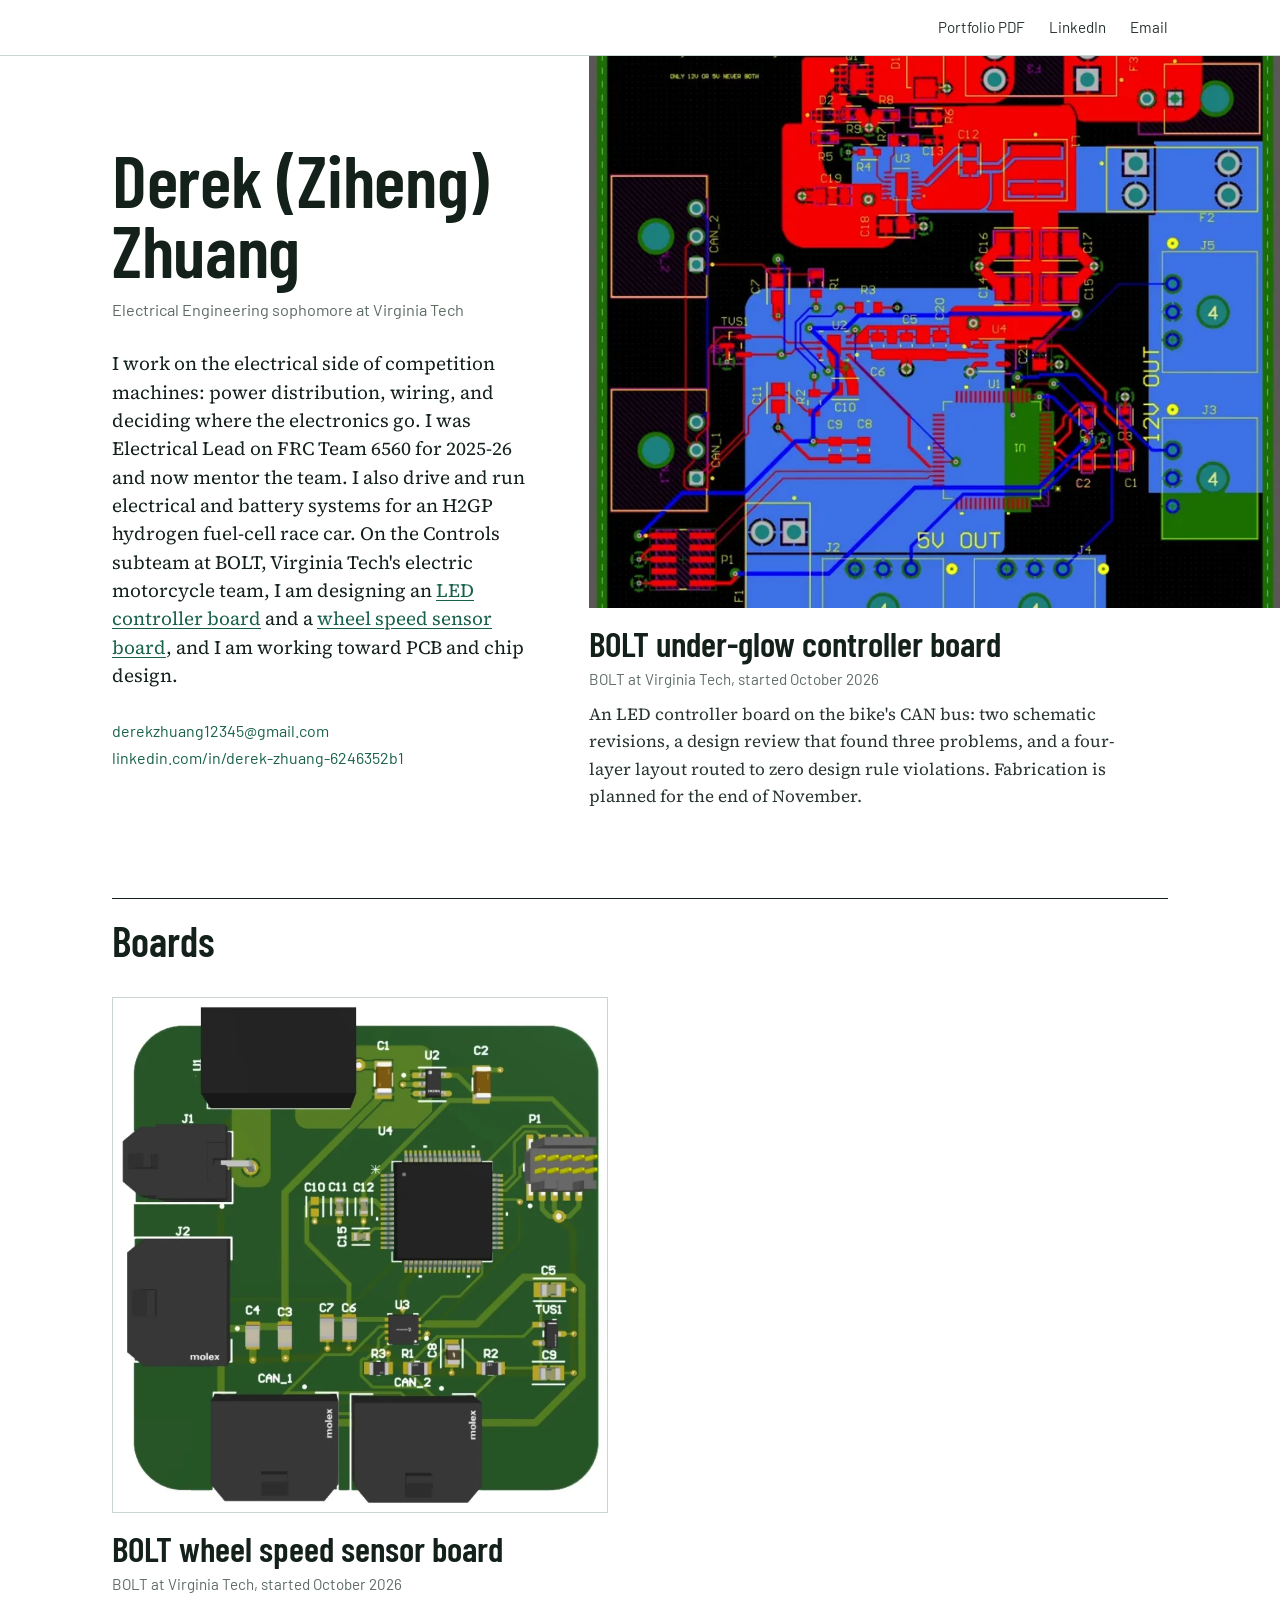
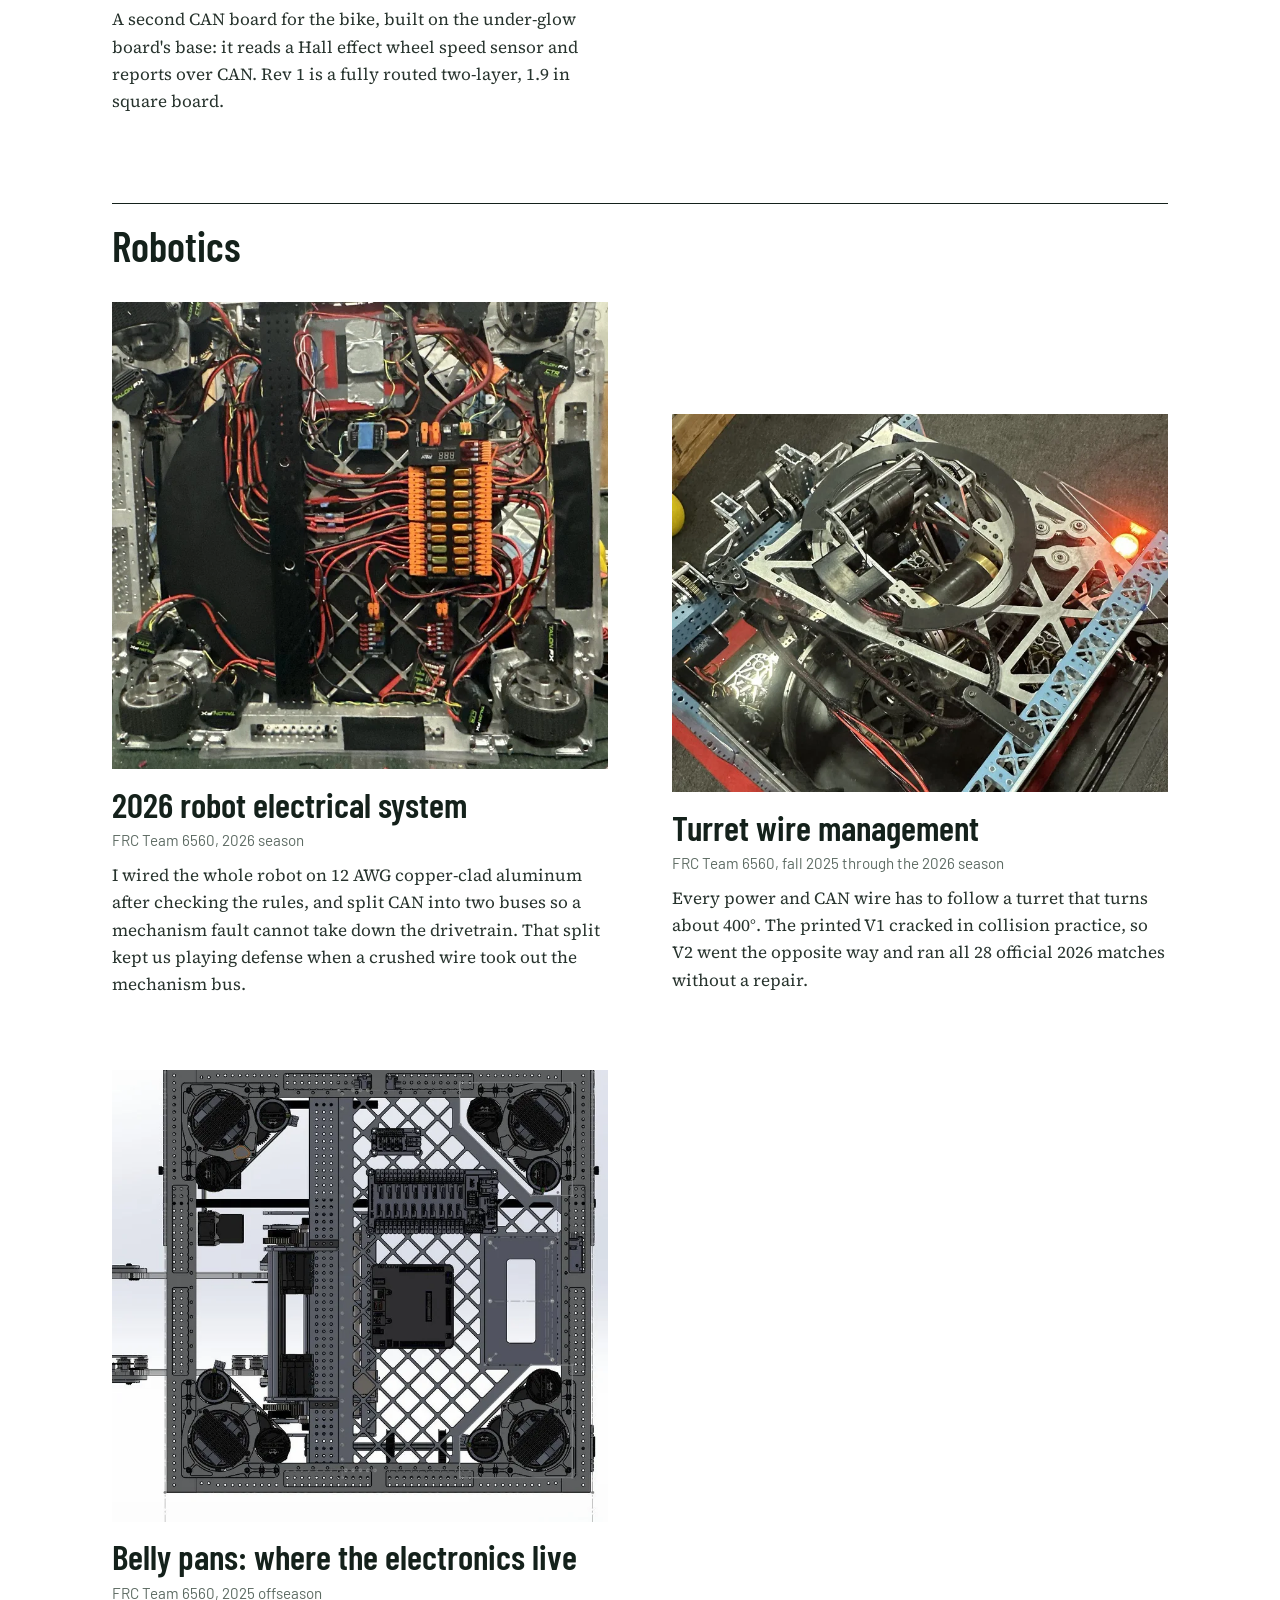
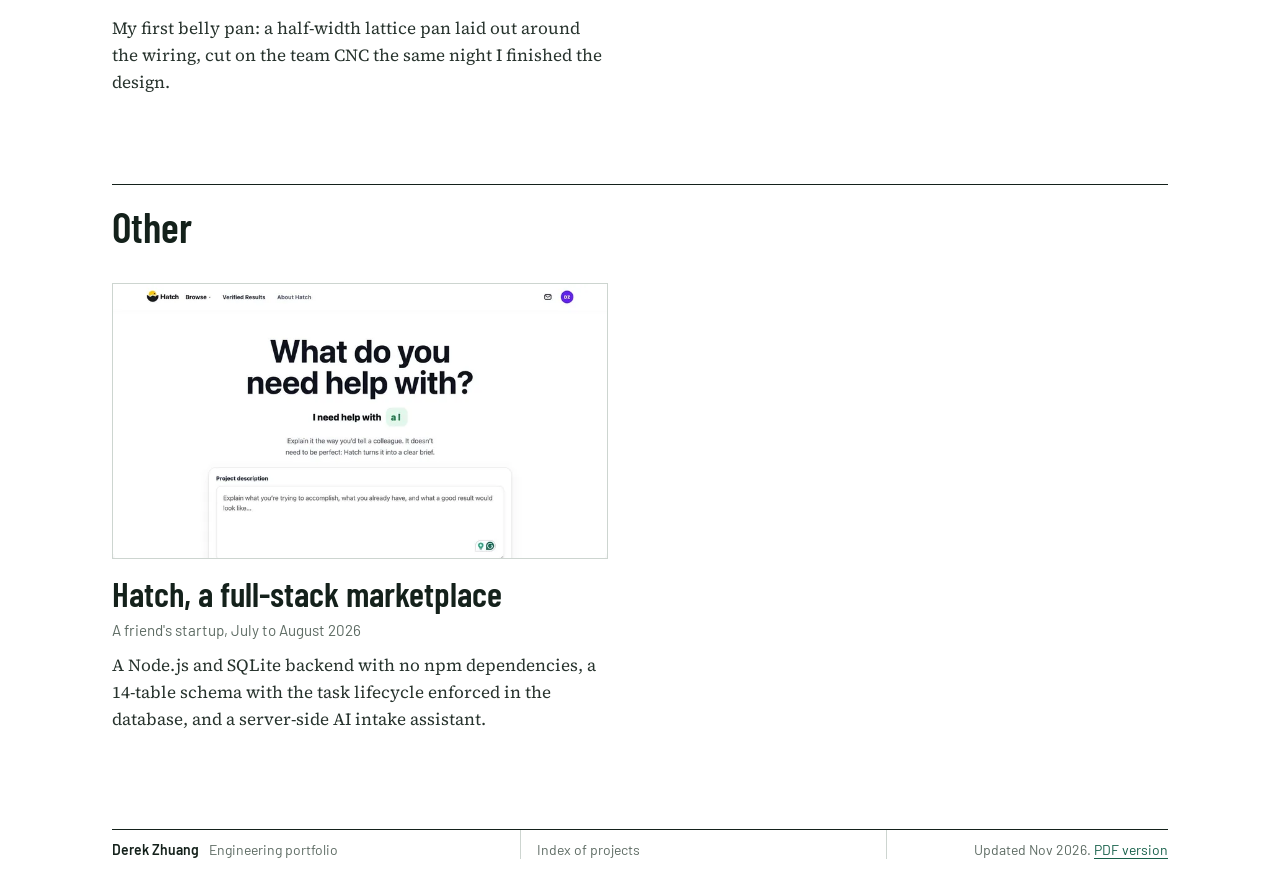
<file: docs/index.html>
<!doctype html>
<html lang="en">
<head>
<meta charset="utf-8">
<meta name="viewport" content="width=device-width, initial-scale=1">
<title>Derek (Ziheng) Zhuang</title>
<meta name="description" content="Engineering portfolio of Derek Zhuang, electrical engineering student at Virginia Tech: robot electrical systems, PCB design, and wire management.">
<meta property="og:title" content="Derek (Ziheng) Zhuang">
<meta property="og:description" content="Engineering portfolio of Derek Zhuang, electrical engineering student at Virginia Tech: robot electrical systems, PCB design, and wire management.">
<meta property="og:image" content="https://derekzhuang.github.io/assets/img/b_layout.jpg">
<link rel="icon" href="assets/favicon.svg" type="image/svg+xml">
<link rel="stylesheet" href="assets/css/site.css">
</head>
<body>
<a class="skip" href="#main">Skip to content</a>
<header class="site-head home"><div class="in">
  <nav aria-label="Site">
    <a href="https://drive.google.com/file/d/1knBHxL6q7wfWigkeNkA8Oi-ZfvWAPpQj/view">Portfolio PDF</a>
    <a href="https://www.linkedin.com/in/derek-zhuang-6246352b1">LinkedIn</a>
    <a href="mailto:derekzhuang12345@gmail.com">Email</a>
  </nav>
</div></header>
<main id="main">
<div class="wrap">
<section class="hero">
  <div class="who">
    <h1 class="display">Derek (Ziheng) Zhuang</h1>
    <p class="byline">Electrical Engineering sophomore at Virginia Tech</p>
    <div class="prose"><p class="lead">I work on the electrical side of competition machines: power distribution, wiring, and deciding where the electronics go. I was Electrical Lead on FRC Team 6560 for 2025-26 and now mentor the team. I also drive and run electrical and battery systems for an H2GP hydrogen fuel-cell race car. On the Controls subteam at BOLT, Virginia Tech's electric motorcycle team, I am designing an <a href="projects/bolt-underglow.html">LED controller board</a> and a <a href="projects/bolt-wheel-speed.html">wheel speed sensor board</a>, and I am working toward PCB and chip design.</p></div>
    <div class="contact">
      <a href="mailto:derekzhuang12345@gmail.com">derekzhuang12345@gmail.com</a>
      <a href="https://www.linkedin.com/in/derek-zhuang-6246352b1">linkedin.com/in/derek-zhuang-6246352b1</a>
    </div>
  </div>
  <a class="project feature" href="projects/bolt-underglow.html">
    <div class="thumb"><img src="assets/img/b_layout.webp" srcset="assets/img/b_layout-800.webp 800w, assets/img/b_layout.webp 1390w" width="1390" height="1389" alt="Routed four-layer PCB layout of the under-glow board" style="object-position:50% 50%;" sizes="(max-width: 820px) 100vw, 58vw" fetchpriority="high"></div>
    <div class="words">
      <h2>BOLT under-glow controller board</h2>
      <div class="where">BOLT at Virginia Tech, started October 2026</div>
      <p class="sum">An LED controller board on the bike&#x27;s CAN bus: two schematic revisions, a design review that found three problems, and a four-layer layout routed to zero design rule violations. Fabrication is planned for the end of November.</p>
    </div>
  </a>
</section>
<section class="more" id="boards">
  <h2>Boards</h2>
  <ul class="work">
  <li><a class="project" href="projects/bolt-wheel-speed.html">
    <div class="thumb line"><img src="assets/img/w_board.webp" width="940" height="978" alt="3D view of the routed wheel speed board" loading="lazy"></div>
    <div class="words">
      <h3>BOLT wheel speed sensor board</h3>
      <div class="where">BOLT at Virginia Tech, started October 2026</div>
      <p class="sum">A second CAN board for the bike, built on the under-glow board&#x27;s base: it reads a Hall effect wheel speed sensor and reports over CAN. Rev 1 is a fully routed two-layer, 1.9 in square board.</p>
    </div>
  </a></li>
  </ul>
</section>
<section class="more" id="robotics">
  <h2>Robotics</h2>
  <ul class="work">
  <li><a class="project" href="projects/robot-electrical.html">
    <div class="thumb"><img src="assets/img/p1_wiring.webp" srcset="assets/img/p1_wiring-800.webp 800w, assets/img/p1_wiring-1200.webp 1200w, assets/img/p1_wiring.webp 1520w" sizes="(max-width: 600px) 100vw, (max-width: 1100px) 50vw, 640px" width="1520" height="1430" alt="Underside of the 2026 robot with its wiring, power distribution hub and fuse panels" loading="lazy"></div>
    <div class="words">
      <h3>2026 robot electrical system</h3>
      <div class="where">FRC Team 6560, 2026 season</div>
      <p class="sum">I wired the whole robot on 12 AWG copper-clad aluminum after checking the rules, and split CAN into two buses so a mechanism fault cannot take down the drivetrain. That split kept us playing defense when a crushed wire took out the mechanism bus.</p>
    </div>
  </a></li>
  <li><a class="project" href="projects/turret.html">
    <div class="thumb"><img src="assets/img/p2_v2.webp" srcset="assets/img/p2_v2-800.webp 800w, assets/img/p2_v2-1200.webp 1200w, assets/img/p2_v2.webp 1500w" sizes="(max-width: 600px) 100vw, (max-width: 1100px) 50vw, 640px" width="1500" height="1141" alt="Turret on the 2026 robot with the V2 wire routing channel and cable sleeve" loading="lazy"></div>
    <div class="words">
      <h3>Turret wire management</h3>
      <div class="where">FRC Team 6560, fall 2025 through the 2026 season</div>
      <p class="sum">Every power and CAN wire has to follow a turret that turns about 400°. The printed V1 cracked in collision practice, so V2 went the opposite way and ran all 28 official 2026 matches without a repair.</p>
    </div>
  </a></li>
  <li><a class="project" href="projects/belly-pans.html">
    <div class="thumb"><img src="assets/img/p3_robot.webp" srcset="assets/img/p3_robot-800.webp 800w, assets/img/p3_robot.webp 1000w" sizes="(max-width: 600px) 100vw, (max-width: 1100px) 50vw, 640px" width="1000" height="910" alt="Belly pan with electronics in the full robot CAD model" loading="lazy"></div>
    <div class="words">
      <h3>Belly pans: where the electronics live</h3>
      <div class="where">FRC Team 6560, 2025 offseason</div>
      <p class="sum">My first belly pan: a half-width lattice pan laid out around the wiring, cut on the team CNC the same night I finished the design.</p>
    </div>
  </a></li>
  </ul>
</section>
<section class="more" id="other">
  <h2>Other</h2>
  <ul class="work">
  <li><a class="project" href="projects/hatch.html">
    <div class="thumb line"><img src="assets/img/h_intake.webp" srcset="assets/img/h_intake-800.webp 800w, assets/img/h_intake-1200.webp 1200w, assets/img/h_intake.webp 1600w" sizes="(max-width: 600px) 100vw, (max-width: 1100px) 50vw, 640px" width="1600" height="887" alt="Hatch intake page" loading="lazy"></div>
    <div class="words">
      <h3>Hatch, a full-stack marketplace</h3>
      <div class="where">A friend&#x27;s startup, July to August 2026</div>
      <p class="sum">A Node.js and SQLite backend with no npm dependencies, a 14-table schema with the task lifecycle enforced in the database, and a server-side AI intake assistant.</p>
    </div>
  </a></li>
  </ul>
</section>
</div>
</main>
<footer class="tb home-tb"><div class="cells">
  <span><b>Derek Zhuang</b>Engineering portfolio</span>
  <span>Index of projects</span>
  <span>Updated Nov 2026. <a href="https://drive.google.com/file/d/1knBHxL6q7wfWigkeNkA8Oi-ZfvWAPpQj/view">PDF version</a></span>
</div></footer>
<script src="assets/js/site.js" defer></script>
</body>
</html>
</file>
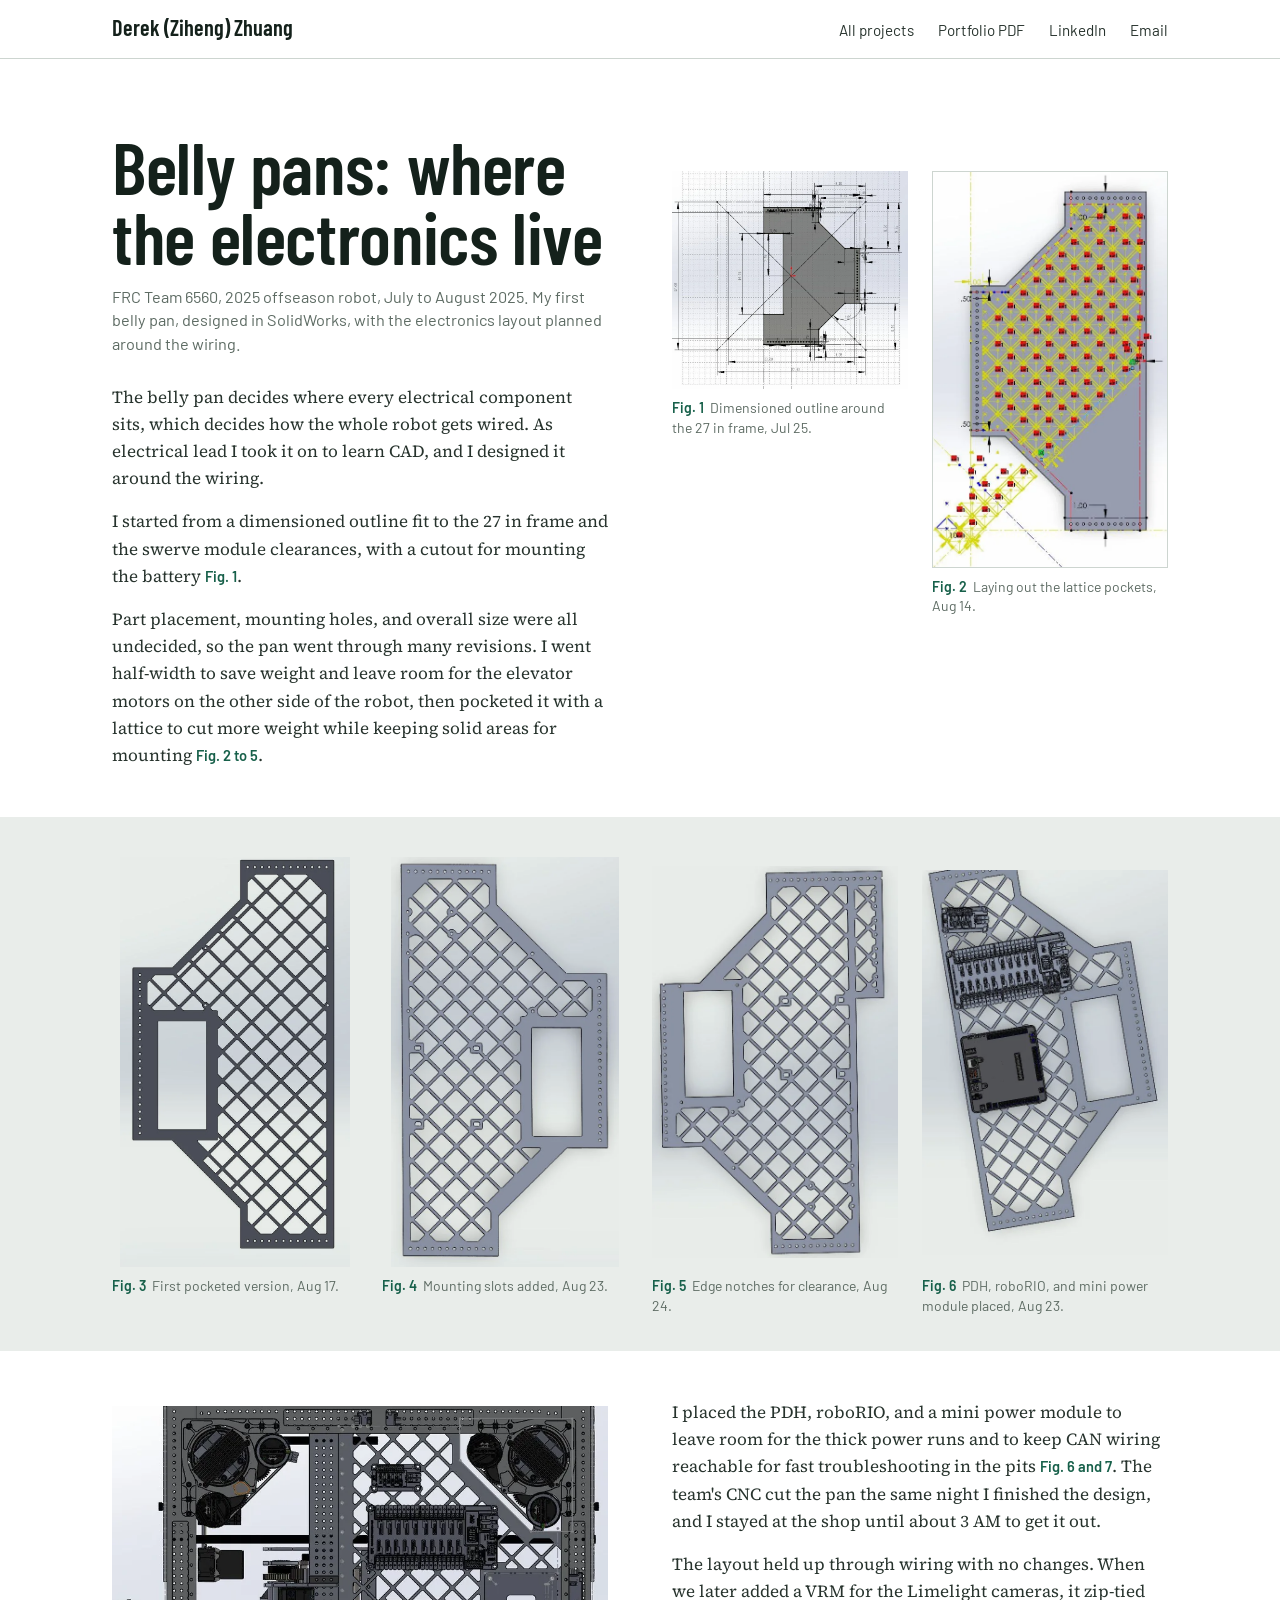
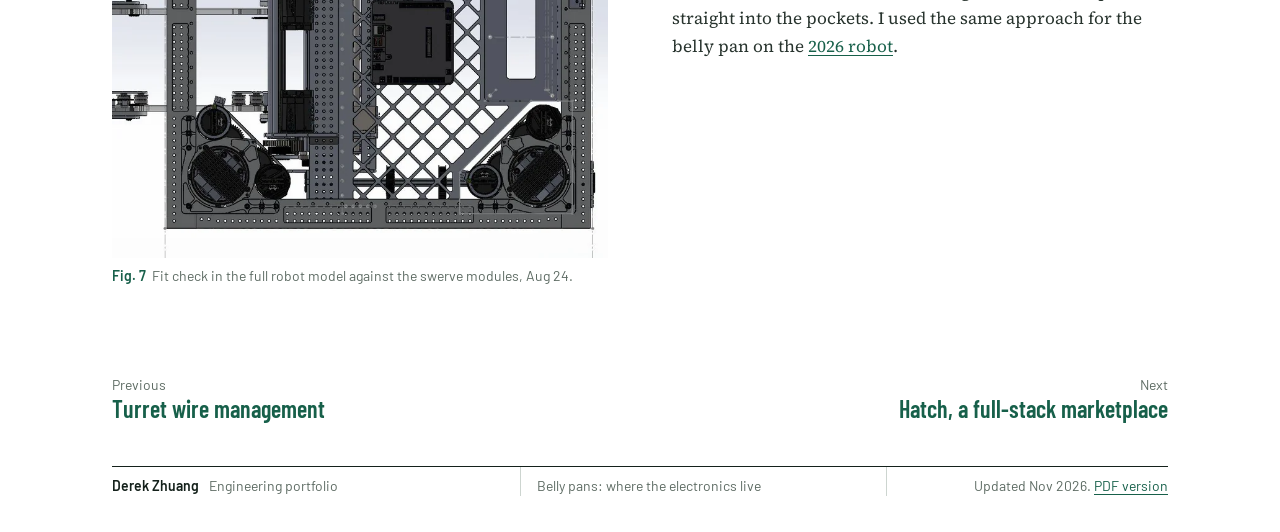
<file: docs/projects/belly-pans.html>
<!doctype html>
<html lang="en">
<head>
<meta charset="utf-8">
<meta name="viewport" content="width=device-width, initial-scale=1">
<title>Belly pans: where the electronics live | Derek (Ziheng) Zhuang</title>
<meta name="description" content="My first belly pan: a half-width lattice pan laid out around the wiring, cut on the team CNC the same night I finished the design.">
<meta property="og:title" content="Belly pans: where the electronics live | Derek (Ziheng) Zhuang">
<meta property="og:description" content="My first belly pan: a half-width lattice pan laid out around the wiring, cut on the team CNC the same night I finished the design.">
<meta property="og:image" content="https://derekzhuang.github.io/assets/img/p3_robot.jpg">
<link rel="icon" href="../assets/favicon.svg" type="image/svg+xml">
<link rel="stylesheet" href="../assets/css/site.css">
</head>
<body>
<a class="skip" href="#main">Skip to content</a>
<header class="site-head"><div class="in">
  <a class="brand" href="../index.html">Derek (Ziheng) Zhuang</a>
  <nav aria-label="Site">
    <a href="../index.html">All projects</a>
    <a href="https://drive.google.com/file/d/1knBHxL6q7wfWigkeNkA8Oi-ZfvWAPpQj/view">Portfolio PDF</a>
    <a href="https://www.linkedin.com/in/derek-zhuang-6246352b1">LinkedIn</a>
    <a href="mailto:derekzhuang12345@gmail.com">Email</a>
  </nav>
</div></header>
<main id="main">
<article class="wrap">
<div class="opener">
  <div class="opener-text">
    <header class="page-head">
  <h1 class="display">Belly pans: where the electronics live</h1>
  <p class="byline">FRC Team 6560, 2025 offseason robot, July to August 2025. My first belly pan, designed in SolidWorks, with the electronics layout planned around the wiring.</p>
</header>
    <div class="prose">
      <p>The belly pan decides where every electrical component sits, which decides how the whole robot gets wired. As electrical lead I took it on to learn CAD, and I designed it around the wiring.</p>
      <p>I started from a dimensioned outline fit to the 27 in frame and the swerve module clearances, with a cutout for mounting the battery <a class="ref" href="#fig-1">Fig. 1</a>.</p>
      <p>Part placement, mounting holes, and overall size were all undecided, so the pan went through many revisions. I went half-width to save weight and leave room for the elevator motors on the other side of the robot, then pocketed it with a lattice to cut more weight while keeping solid areas for mounting <a class="ref" href="#fig-2">Fig. 2 to 5</a>.</p>
    </div>
  </div>
  <div class="grid grid-2 pair">
    <figure id="fig-1">
      <div class="im"><a class="zoom" href="../assets/img/p3_outline.webp"><img src="../assets/img/p3_outline.webp" width="810" height="750" alt="Dimensioned belly pan outline around the frame"></a></div>
      <figcaption><b>Fig. 1</b>Dimensioned outline around the 27 in frame, Jul 25.</figcaption>
    </figure>
    <figure id="fig-2">
      <div class="im line"><a class="zoom" href="../assets/img/p3_lattice.webp"><img src="../assets/img/p3_lattice.webp" width="505" height="850" alt="Laying out the lattice pockets"></a></div>
      <figcaption><b>Fig. 2</b>Laying out the lattice pockets, Aug 14.</figcaption>
    </figure>
  </div>
</div>

<div class="band tall">
  <div class="wrap grid grid-4">
    <figure id="fig-3">
      <div class="im fit"><img src="../assets/img/p3_r1.webp" width="650" height="1157" alt="First pocketed version" loading="lazy"></div>
      <figcaption><b>Fig. 3</b>First pocketed version, Aug 17.</figcaption>
    </figure>
    <figure id="fig-4">
      <div class="im fit"><img src="../assets/img/p3_r2.webp" width="550" height="990" alt="Mounting slots added" loading="lazy"></div>
      <figcaption><b>Fig. 4</b>Mounting slots added, Aug 23.</figcaption>
    </figure>
    <figure id="fig-5">
      <div class="im fit"><img src="../assets/img/p3_r3.webp" width="540" height="860" alt="Edge notches for clearance" loading="lazy"></div>
      <figcaption><b>Fig. 5</b>Edge notches for clearance, Aug 24.</figcaption>
    </figure>
    <figure id="fig-6">
      <div class="im fit"><img src="../assets/img/p3_elec.webp" width="530" height="830" alt="PDH, roboRIO and mini power module placed" loading="lazy"></div>
      <figcaption><b>Fig. 6</b>PDH, roboRIO, and mini power module placed, Aug 23.</figcaption>
    </figure>
  </div>
</div>

<div class="split">
  <figure id="fig-7">
    <div class="im"><a class="zoom" href="../assets/img/p3_robot.webp"><img src="../assets/img/p3_robot.webp" srcset="../assets/img/p3_robot-800.webp 800w, ../assets/img/p3_robot.webp 1000w" sizes="(max-width: 600px) 100vw, (max-width: 1100px) 50vw, 640px" width="1000" height="910" alt="Belly pan fit check in the full robot model" loading="lazy"></a></div>
    <figcaption><b>Fig. 7</b>Fit check in the full robot model against the swerve modules, Aug 24.</figcaption>
  </figure>
  <div class="prose">
    <p>I placed the PDH, roboRIO, and a mini power module to leave room for the thick power runs and to keep CAN wiring reachable for fast troubleshooting in the pits <a class="ref" href="#fig-6">Fig. 6 and 7</a>. The team's CNC cut the pan the same night I finished the design, and I stayed at the shop until about 3 AM to get it out.</p>
    <p>The layout held up through wiring with no changes. When we later added a VRM for the Limelight cameras, it zip-tied straight into the pockets. I used the same approach for the belly pan on the <a href="robot-electrical.html">2026 robot</a>.</p>
  </div>
</div>

<nav class="next" aria-label="More projects"><div><span>Previous</span><a href="turret.html">Turret wire management</a></div><div class="fwd"><span>Next</span><a href="hatch.html">Hatch, a full-stack marketplace</a></div></nav>
</article>
</main>
<footer class="tb"><div class="cells">
  <span><b>Derek Zhuang</b>Engineering portfolio</span>
  <span>Belly pans: where the electronics live</span>
  <span>Updated Nov 2026. <a href="https://drive.google.com/file/d/1knBHxL6q7wfWigkeNkA8Oi-ZfvWAPpQj/view">PDF version</a></span>
</div></footer>
<script src="../assets/js/site.js" defer></script>
</body>
</html>
</file>
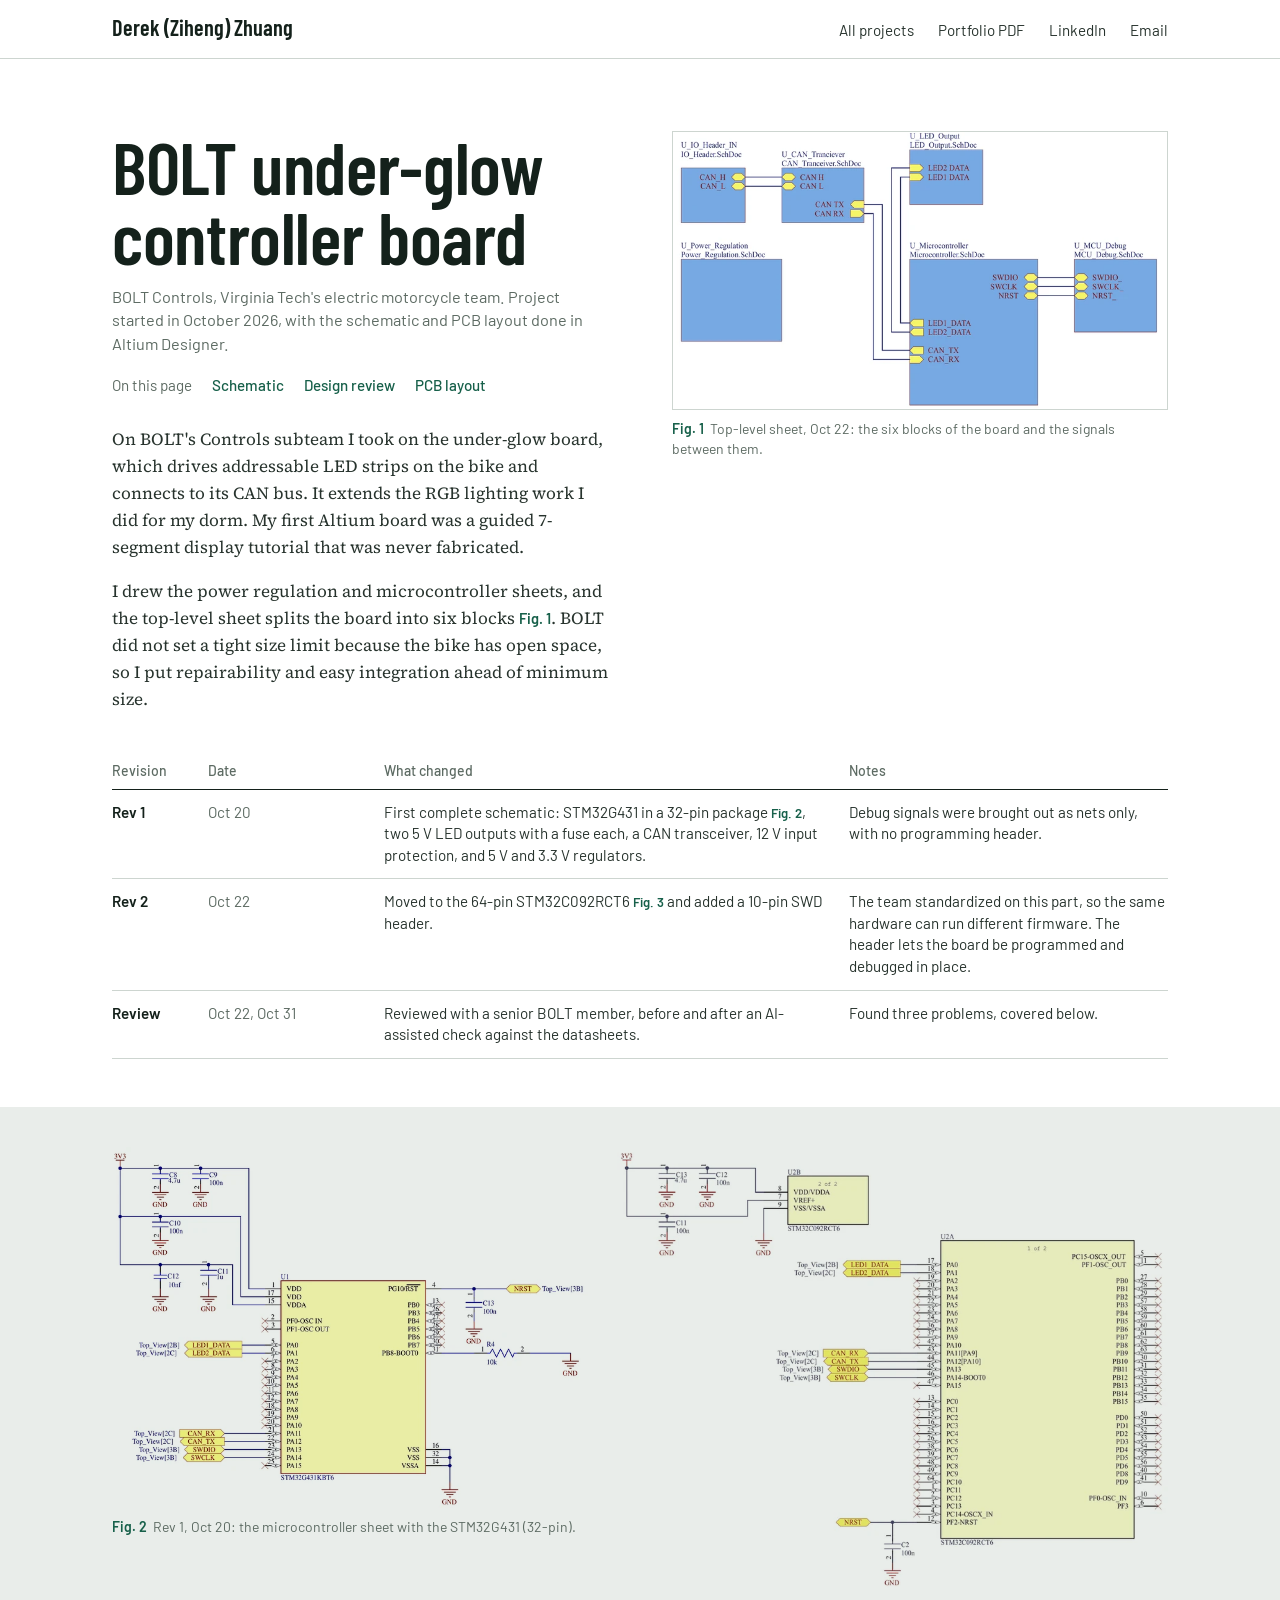
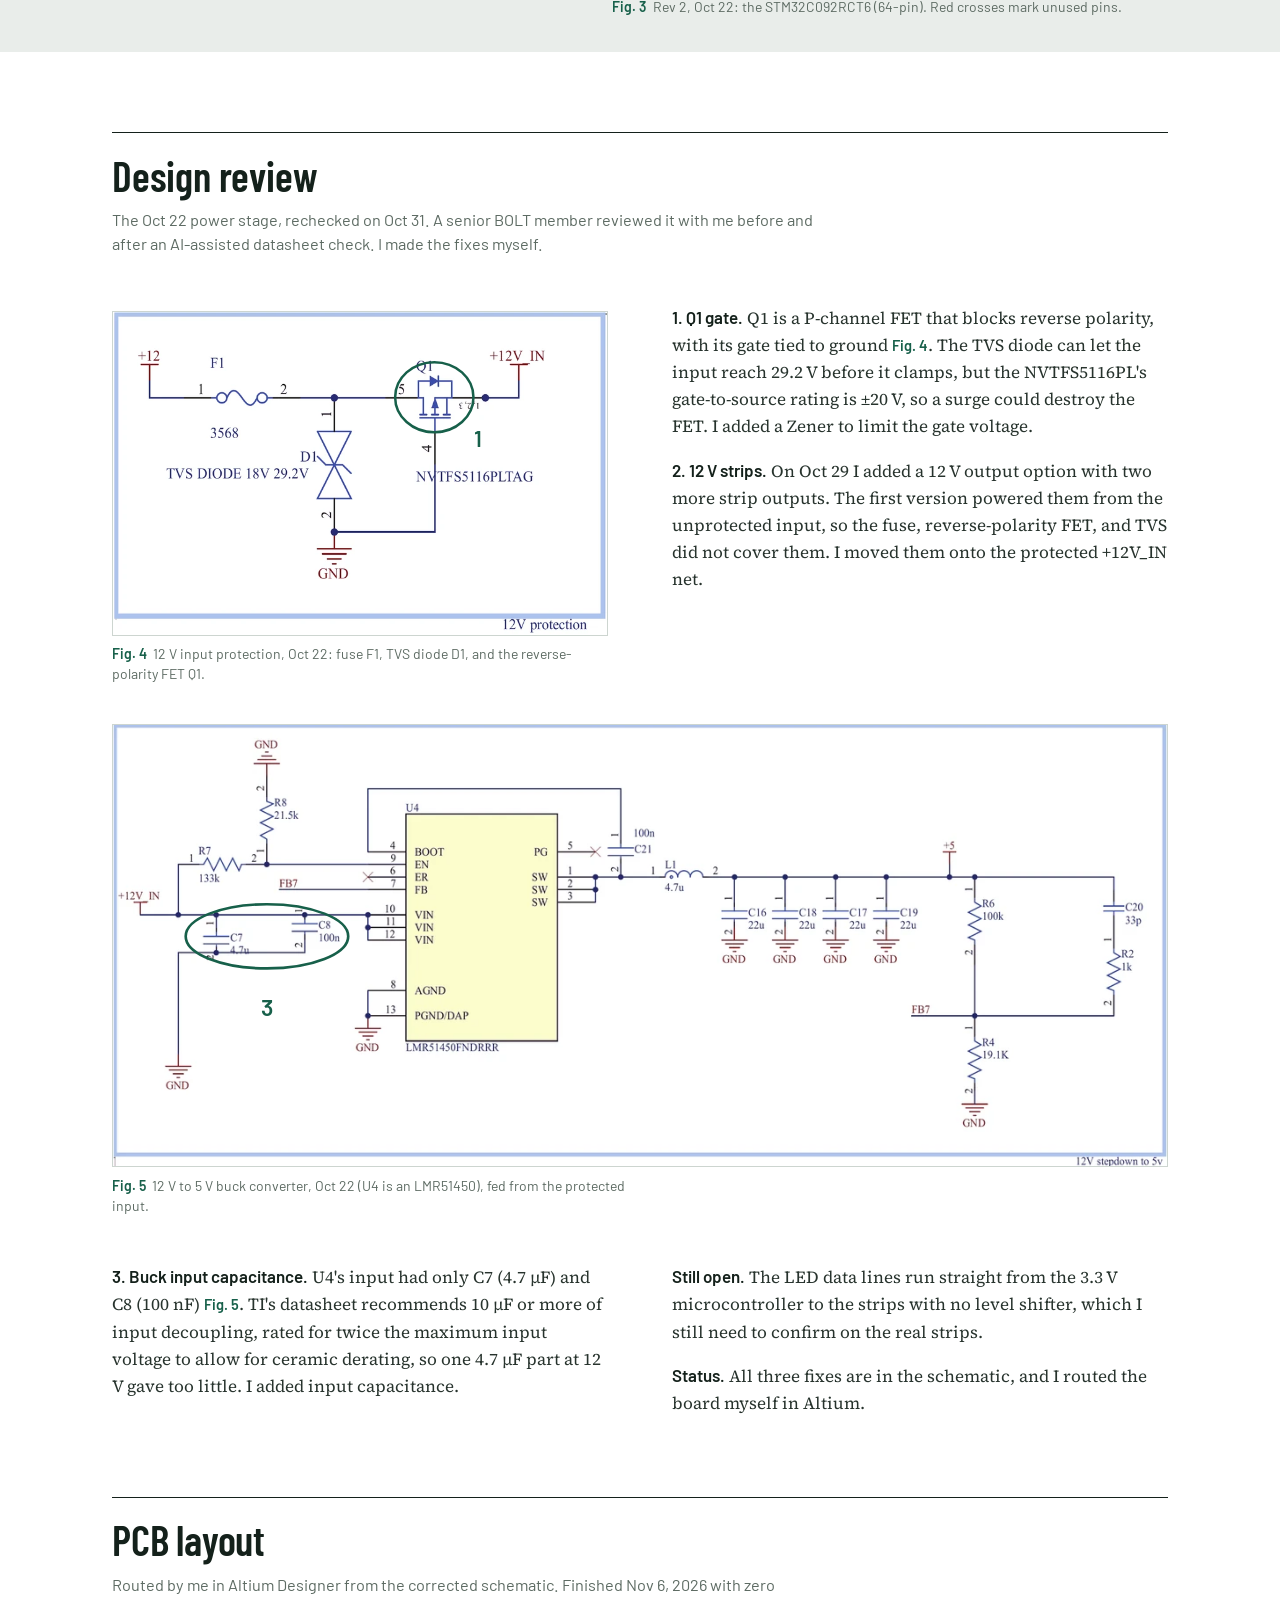
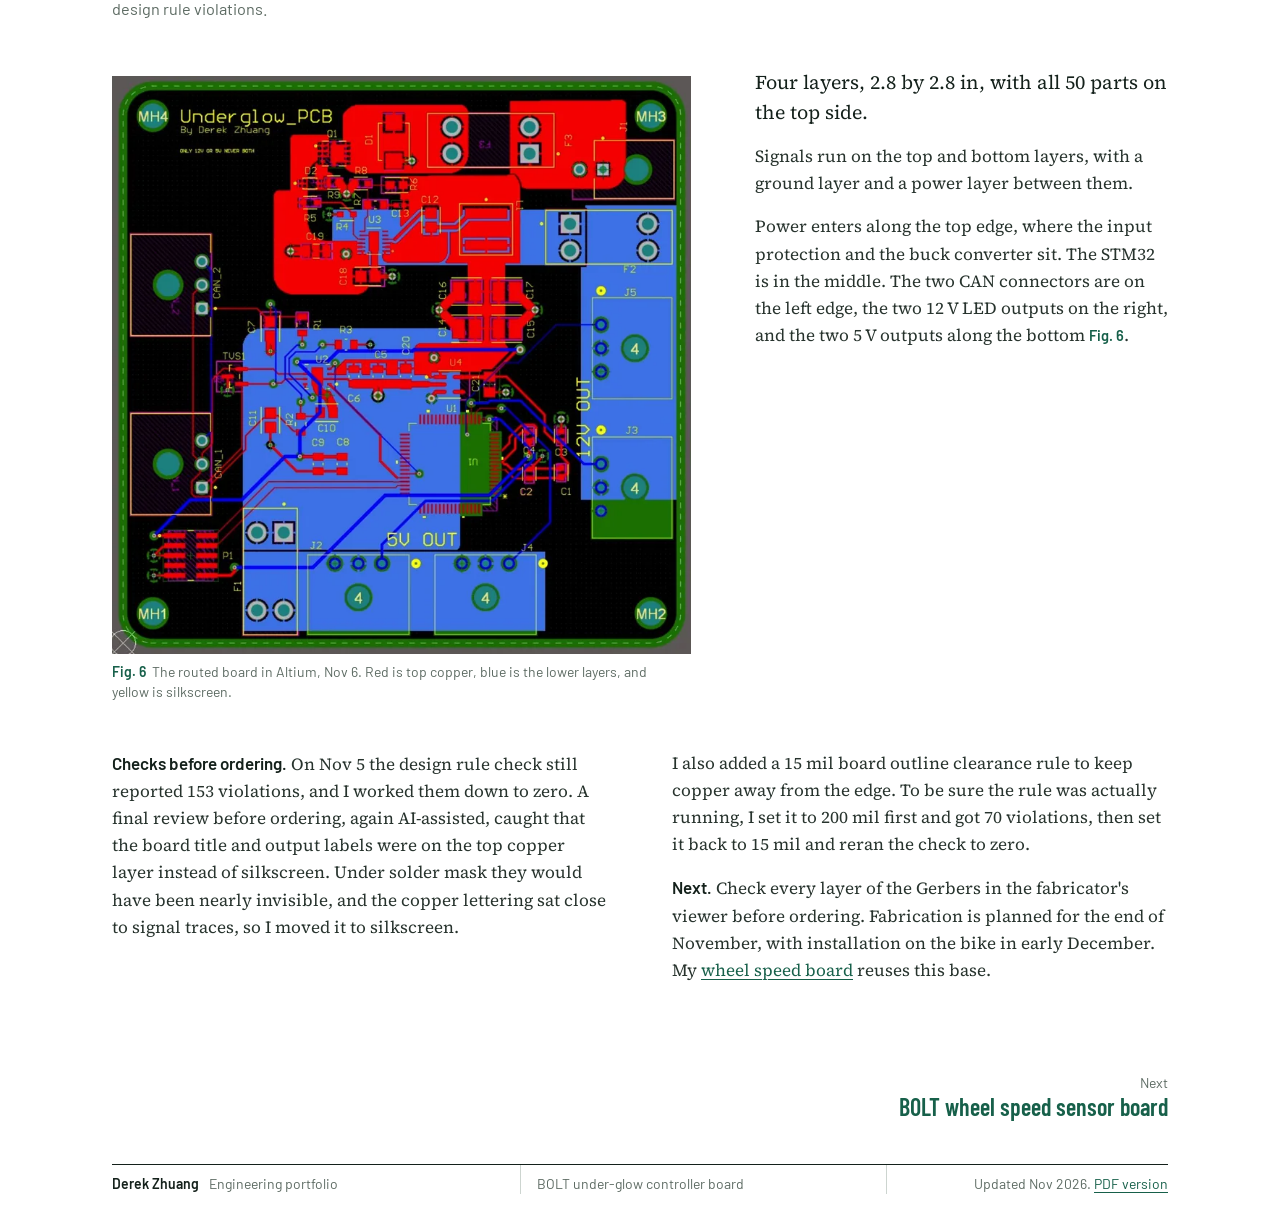
<file: docs/projects/bolt-underglow.html>
<!doctype html>
<html lang="en">
<head>
<meta charset="utf-8">
<meta name="viewport" content="width=device-width, initial-scale=1">
<title>BOLT under-glow controller board | Derek (Ziheng) Zhuang</title>
<meta name="description" content="An LED controller board on the bike&#x27;s CAN bus: two schematic revisions, a design review that found three problems, and a four-layer layout routed to zero design rule violations. Fabrication is planned for the end of November.">
<meta property="og:title" content="BOLT under-glow controller board | Derek (Ziheng) Zhuang">
<meta property="og:description" content="An LED controller board on the bike&#x27;s CAN bus: two schematic revisions, a design review that found three problems, and a four-layer layout routed to zero design rule violations. Fabrication is planned for the end of November.">
<meta property="og:image" content="https://derekzhuang.github.io/assets/img/b_layout.jpg">
<link rel="icon" href="../assets/favicon.svg" type="image/svg+xml">
<link rel="stylesheet" href="../assets/css/site.css">
</head>
<body>
<a class="skip" href="#main">Skip to content</a>
<header class="site-head"><div class="in">
  <a class="brand" href="../index.html">Derek (Ziheng) Zhuang</a>
  <nav aria-label="Site">
    <a href="../index.html">All projects</a>
    <a href="https://drive.google.com/file/d/1knBHxL6q7wfWigkeNkA8Oi-ZfvWAPpQj/view">Portfolio PDF</a>
    <a href="https://www.linkedin.com/in/derek-zhuang-6246352b1">LinkedIn</a>
    <a href="mailto:derekzhuang12345@gmail.com">Email</a>
  </nav>
</div></header>
<main id="main">
<article class="wrap">
<div class="opener" id="schematic">
  <div class="opener-text">
    <header class="page-head">
  <h1 class="display">BOLT under-glow controller board</h1>
  <p class="byline">BOLT Controls, Virginia Tech's electric motorcycle team. Project started in October 2026, with the schematic and PCB layout done in Altium Designer.</p>
  <nav class="onpage" aria-label="On this page"><span>On this page</span><a href="#schematic">Schematic</a><a href="#review">Design review</a><a href="#layout">PCB layout</a></nav>
</header>
    <div class="prose">
      <p>On BOLT's Controls subteam I took on the under-glow board, which drives addressable LED strips on the bike and connects to its CAN bus. It extends the RGB lighting work I did for my dorm. My first Altium board was a guided 7-segment display tutorial that was never fabricated.</p>
      <p>I drew the power regulation and microcontroller sheets, and the top-level sheet splits the board into six blocks <a class="ref" href="#fig-1">Fig. 1</a>. BOLT did not set a tight size limit because the bike has open space, so I put repairability and easy integration ahead of minimum size.</p>
    </div>
  </div>
  <figure id="fig-1">
    <div class="im line"><a class="zoom" href="../assets/img/b_top.webp"><img src="../assets/img/b_top.webp" srcset="../assets/img/b_top-800.webp 800w, ../assets/img/b_top-1200.webp 1200w, ../assets/img/b_top.webp 2400w" sizes="(max-width: 600px) 100vw, (max-width: 1100px) 50vw, 640px" width="2400" height="1353" alt="Top-level schematic sheet showing six blocks"></a></div>
    <figcaption><b>Fig. 1</b>Top-level sheet, Oct 22: the six blocks of the board and the signals between them.</figcaption>
  </figure>
</div>

<div class="rev-wrap">
  <table class="rev">
    <thead><tr><th scope="col">Revision</th><th scope="col">Date</th><th scope="col">What changed</th><th scope="col">Notes</th></tr></thead>
    <tr><td>Rev 1</td><td>Oct 20</td><td>First complete schematic: STM32G431 in a 32-pin package <a class="ref" href="#fig-2">Fig. 2</a>, two 5 V LED outputs with a fuse each, a CAN transceiver, 12 V input protection, and 5 V and 3.3 V regulators.</td><td>Debug signals were brought out as nets only, with no programming header.</td></tr>
    <tr><td>Rev 2</td><td>Oct 22</td><td>Moved to the 64-pin STM32C092RCT6 <a class="ref" href="#fig-3">Fig. 3</a> and added a 10-pin SWD header.</td><td>The team standardized on this part, so the same hardware can run different firmware. The header lets the board be programmed and debugged in place.</td></tr>
    <tr><td>Review</td><td>Oct 22, Oct 31</td><td>Reviewed with a senior BOLT member, before and after an AI-assisted check against the datasheets.</td><td>Found three problems, covered below.</td></tr>
  </table>
</div>

<div class="band">
  <div class="wrap grid grid-2 match" style="--a:2640fr; --b:3080fr;">
    <figure id="fig-2">
      <div class="im"><a class="zoom" href="../assets/img/b_mcu1.webp"><img loading="lazy" src="../assets/img/b_mcu1.webp" srcset="../assets/img/b_mcu1-800.webp 800w, ../assets/img/b_mcu1-1200.webp 1200w, ../assets/img/b_mcu1.webp 2400w" sizes="(max-width: 600px) 100vw, (max-width: 1100px) 50vw, 640px" width="2400" height="1821" alt="Rev 1 microcontroller schematic sheet with the STM32G431"></a></div>
      <figcaption><b>Fig. 2</b>Rev 1, Oct 20: the microcontroller sheet with the STM32G431 (32-pin).</figcaption>
    </figure>
    <figure id="fig-3">
      <div class="im"><a class="zoom" href="../assets/img/b_mcu2.webp"><img loading="lazy" src="../assets/img/b_mcu2.webp" srcset="../assets/img/b_mcu2-800.webp 800w, ../assets/img/b_mcu2-1200.webp 1200w, ../assets/img/b_mcu2.webp 2400w" sizes="(max-width: 600px) 100vw, (max-width: 1100px) 50vw, 640px" width="2400" height="1904" alt="Rev 2 microcontroller schematic sheet with the STM32C092RCT6"></a></div>
      <figcaption><b>Fig. 3</b>Rev 2, Oct 22: the STM32C092RCT6 (64-pin). Red crosses mark unused pins.</figcaption>
    </figure>
  </div>
</div>

<h2 class="display" id="review">Design review</h2>
<p class="byline">The Oct 22 power stage, rechecked on Oct 31. A senior BOLT member reviewed it with me before and after an AI-assisted datasheet check. I made the fixes myself.</p>

<div class="split">
  <figure id="fig-4">
    <div class="im line"><a class="zoom" href="../assets/img/b_prot.webp"><img loading="lazy" src="../assets/img/b_prot.webp" srcset="../assets/img/b_prot-800.webp 800w, ../assets/img/b_prot.webp 1318w" sizes="(max-width: 600px) 100vw, (max-width: 1100px) 50vw, 640px" width="1318" height="864" alt="12 V input protection schematic with fuse, TVS diode and reverse-polarity FET"></a>
      <svg class="mark" viewBox="0 0 988 648" preserveAspectRatio="none" aria-hidden="true"><ellipse cx="642" cy="172" rx="78" ry="70" stroke-width="5"/><text x="722" y="272" font-size="44">1</text></svg>
    </div>
    <figcaption><b>Fig. 4</b>12 V input protection, Oct 22: fuse F1, TVS diode D1, and the reverse-polarity FET Q1.</figcaption>
  </figure>
  <div class="prose">
    <p><b>1. Q1 gate.</b> Q1 is a P-channel FET that blocks reverse polarity, with its gate tied to ground <a class="ref" href="#fig-4">Fig. 4</a>. The TVS diode can let the input reach 29.2 V before it clamps, but the NVTFS5116PL's gate-to-source rating is ±20 V, so a surge could destroy the FET. I added a Zener to limit the gate voltage.</p>
    <p><b>2. 12 V strips.</b> On Oct 29 I added a 12 V output option with two more strip outputs. The first version powered them from the unprotected input, so the fuse, reverse-polarity FET, and TVS did not cover them. I moved them onto the protected +12V_IN net.</p>
  </div>
</div>

<figure id="fig-5">
  <div class="im line"><a class="zoom" href="../assets/img/b_buck.webp"><img loading="lazy" src="../assets/img/b_buck.webp" srcset="../assets/img/b_buck-800.webp 800w, ../assets/img/b_buck-1200.webp 1200w, ../assets/img/b_buck.webp 2400w" sizes="(max-width: 1200px) 100vw, 1060px" width="2400" height="1009" alt="12 V to 5 V buck converter schematic"></a>
    <svg class="mark" viewBox="0 0 2794 1174" preserveAspectRatio="none" aria-hidden="true"><ellipse cx="410" cy="562" rx="215" ry="85" stroke-width="7"/><text x="395" y="772" font-size="62">3</text></svg>
  </div>
  <figcaption><b>Fig. 5</b>12 V to 5 V buck converter, Oct 22 (U4 is an LMR51450), fed from the protected input.</figcaption>
</figure>

<div class="split">
  <div class="prose">
    <p><b>3. Buck input capacitance.</b> U4's input had only C7 (4.7 µF) and C8 (100 nF) <a class="ref" href="#fig-5">Fig. 5</a>. TI's datasheet recommends 10 µF or more of input decoupling, rated for twice the maximum input voltage to allow for ceramic derating, so one 4.7 µF part at 12 V gave too little. I added input capacitance.</p>
  </div>
  <div class="prose">
    <p><b>Still open.</b> The LED data lines run straight from the 3.3 V microcontroller to the strips with no level shifter, which I still need to confirm on the real strips.</p>
    <p><b>Status.</b> All three fixes are in the schematic, and I routed the board myself in Altium.</p>
  </div>
</div>

<h2 class="display" id="layout">PCB layout</h2>
<p class="byline">Routed by me in Altium Designer from the corrected schematic. Finished Nov 6, 2026 with zero design rule violations.</p>

<div class="split wide-fig">
  <figure id="fig-6">
    <div class="im"><a class="zoom" href="../assets/img/b_layout.webp"><img loading="lazy" src="../assets/img/b_layout.webp" srcset="../assets/img/b_layout-800.webp 800w, ../assets/img/b_layout.webp 1390w" sizes="(max-width: 600px) 100vw, (max-width: 1100px) 50vw, 640px" width="1390" height="1389" alt="Routed four-layer PCB layout in Altium"></a></div>
    <figcaption><b>Fig. 6</b>The routed board in Altium, Nov 6. Red is top copper, blue is the lower layers, and yellow is silkscreen.</figcaption>
  </figure>
  <div class="prose">
    <p class="lead">Four layers, 2.8 by 2.8 in, with all 50 parts on the top side.</p>
    <p>Signals run on the top and bottom layers, with a ground layer and a power layer between them.</p>
    <p>Power enters along the top edge, where the input protection and the buck converter sit. The STM32 is in the middle. The two CAN connectors are on the left edge, the two 12 V LED outputs on the right, and the two 5 V outputs along the bottom <a class="ref" href="#fig-6">Fig. 6</a>.</p>
  </div>
</div>

<div class="split">
  <div class="prose">
    <p><b>Checks before ordering.</b> On Nov 5 the design rule check still reported 153 violations, and I worked them down to zero. A final review before ordering, again AI-assisted, caught that the board title and output labels were on the top copper layer instead of silkscreen. Under solder mask they would have been nearly invisible, and the copper lettering sat close to signal traces, so I moved it to silkscreen.</p>
  </div>
  <div class="prose">
    <p>I also added a 15 mil board outline clearance rule to keep copper away from the edge. To be sure the rule was actually running, I set it to 200 mil first and got 70 violations, then set it back to 15 mil and reran the check to zero.</p>
    <p><b>Next.</b> Check every layer of the Gerbers in the fabricator's viewer before ordering. Fabrication is planned for the end of November, with installation on the bike in early December. My <a href="bolt-wheel-speed.html">wheel speed board</a> reuses this base.</p>
  </div>
</div>


<nav class="next" aria-label="More projects"><div class="fwd"><span>Next</span><a href="bolt-wheel-speed.html">BOLT wheel speed sensor board</a></div></nav>
</article>
</main>
<footer class="tb"><div class="cells">
  <span><b>Derek Zhuang</b>Engineering portfolio</span>
  <span>BOLT under-glow controller board</span>
  <span>Updated Nov 2026. <a href="https://drive.google.com/file/d/1knBHxL6q7wfWigkeNkA8Oi-ZfvWAPpQj/view">PDF version</a></span>
</div></footer>
<script src="../assets/js/site.js" defer></script>
</body>
</html>
</file>
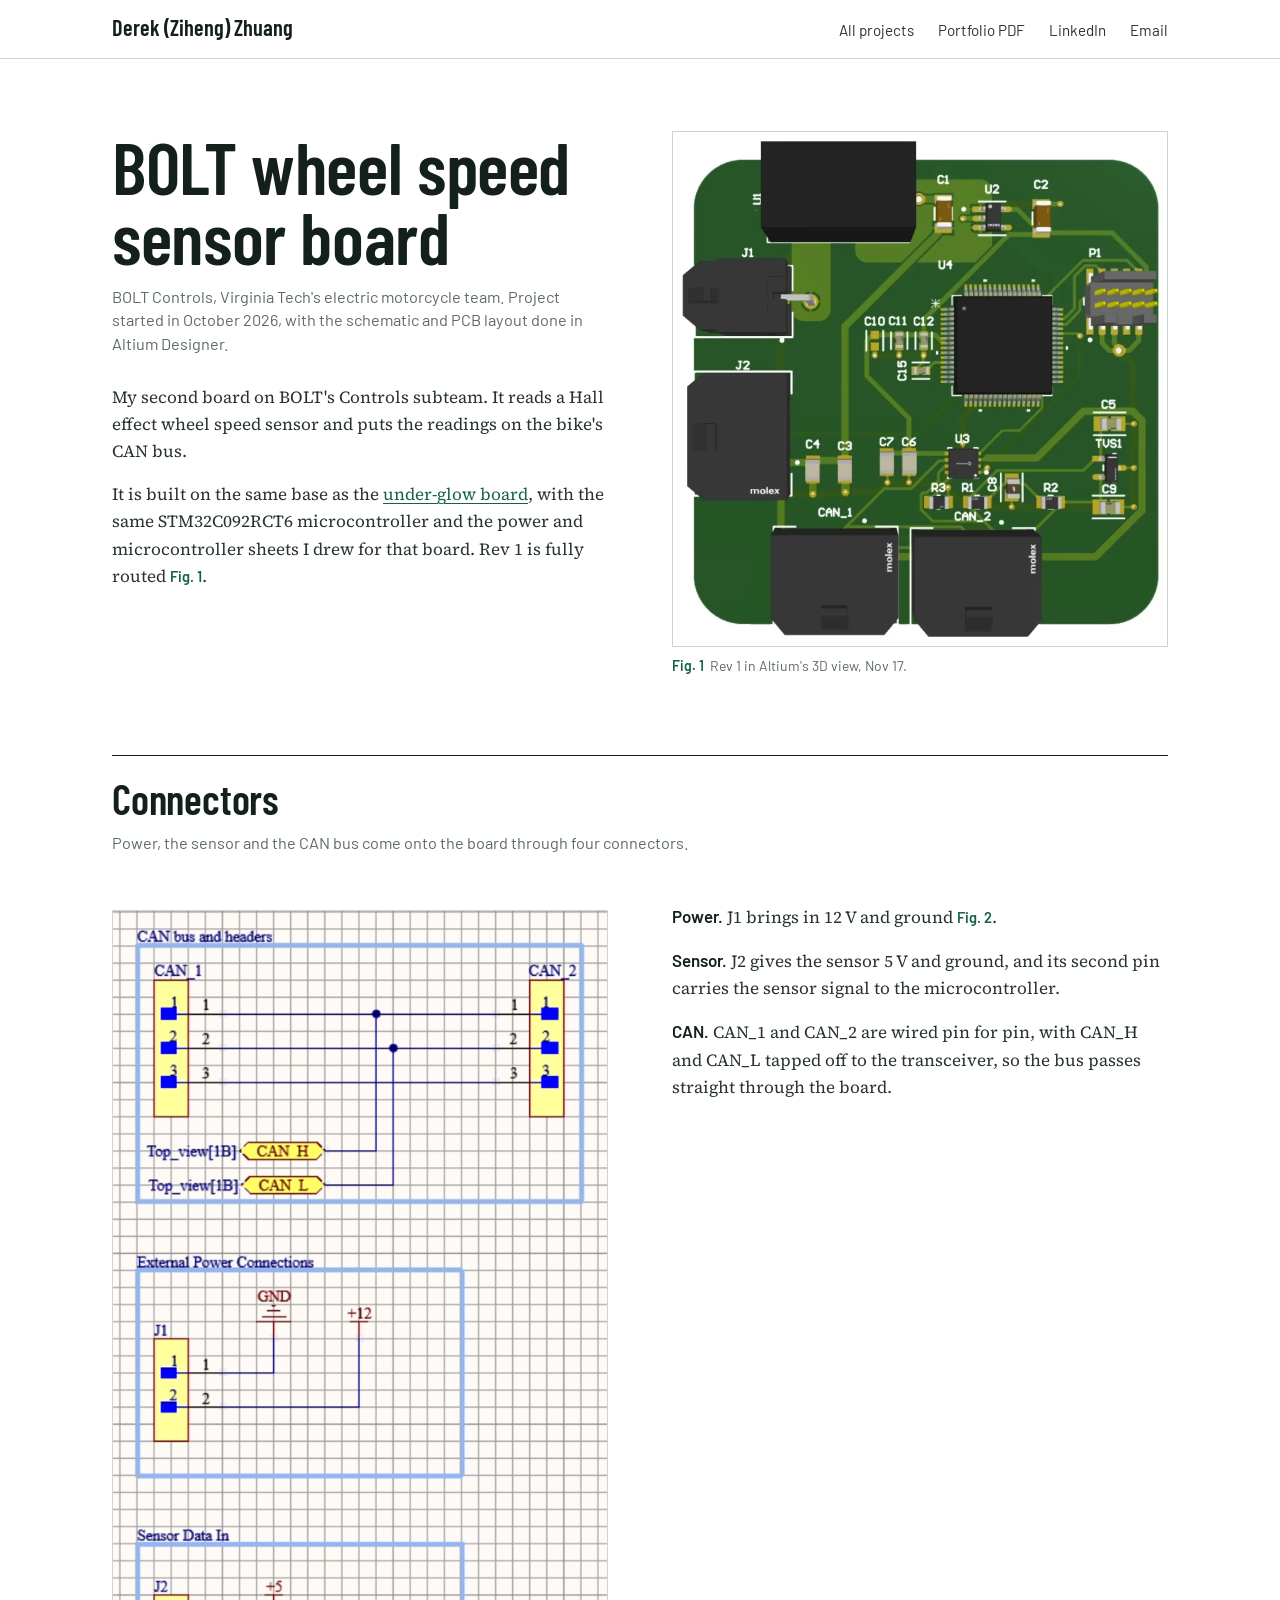
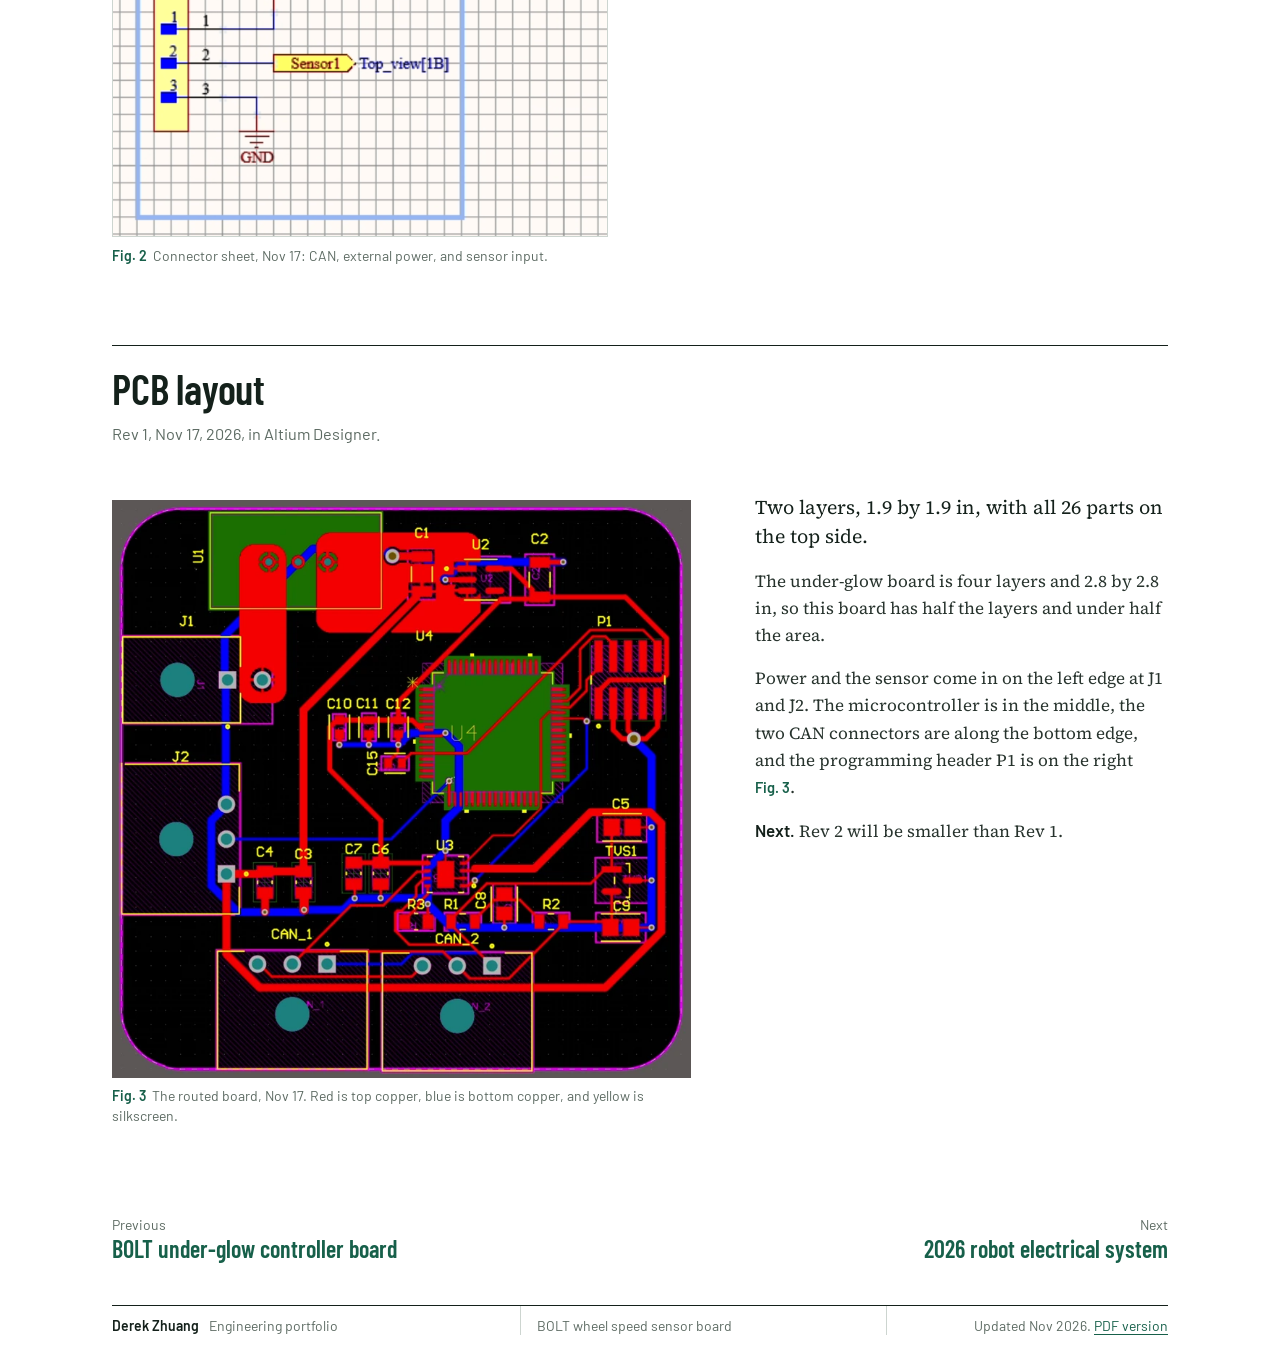
<file: docs/projects/bolt-wheel-speed.html>
<!doctype html>
<html lang="en">
<head>
<meta charset="utf-8">
<meta name="viewport" content="width=device-width, initial-scale=1">
<title>BOLT wheel speed sensor board | Derek (Ziheng) Zhuang</title>
<meta name="description" content="A second CAN board for the bike, built on the under-glow board&#x27;s base: it reads a Hall effect wheel speed sensor and reports over CAN. Rev 1 is a fully routed two-layer, 1.9 in square board.">
<meta property="og:title" content="BOLT wheel speed sensor board | Derek (Ziheng) Zhuang">
<meta property="og:description" content="A second CAN board for the bike, built on the under-glow board&#x27;s base: it reads a Hall effect wheel speed sensor and reports over CAN. Rev 1 is a fully routed two-layer, 1.9 in square board.">
<meta property="og:image" content="https://derekzhuang.github.io/assets/img/w_board.jpg">
<link rel="icon" href="../assets/favicon.svg" type="image/svg+xml">
<link rel="stylesheet" href="../assets/css/site.css">
</head>
<body>
<a class="skip" href="#main">Skip to content</a>
<header class="site-head"><div class="in">
  <a class="brand" href="../index.html">Derek (Ziheng) Zhuang</a>
  <nav aria-label="Site">
    <a href="../index.html">All projects</a>
    <a href="https://drive.google.com/file/d/1knBHxL6q7wfWigkeNkA8Oi-ZfvWAPpQj/view">Portfolio PDF</a>
    <a href="https://www.linkedin.com/in/derek-zhuang-6246352b1">LinkedIn</a>
    <a href="mailto:derekzhuang12345@gmail.com">Email</a>
  </nav>
</div></header>
<main id="main">
<article class="wrap">
<div class="opener" id="board">
  <div class="opener-text">
    <header class="page-head">
  <h1 class="display">BOLT wheel speed sensor board</h1>
  <p class="byline">BOLT Controls, Virginia Tech's electric motorcycle team. Project started in October 2026, with the schematic and PCB layout done in Altium Designer.</p>
</header>
    <div class="prose">
      <p>My second board on BOLT's Controls subteam. It reads a Hall effect wheel speed sensor and puts the readings on the bike's CAN bus.</p>
      <p>It is built on the same base as the <a href="bolt-underglow.html">under-glow board</a>, with the same STM32C092RCT6 microcontroller and the power and microcontroller sheets I drew for that board. Rev 1 is fully routed <a class="ref" href="#fig-1">Fig. 1</a>.</p>
    </div>
  </div>
  <figure id="fig-1">
    <div class="im line"><a class="zoom" href="../assets/img/w_board.webp"><img src="../assets/img/w_board.webp" width="940" height="978" alt="3D view of the routed two-layer wheel speed board in Altium"></a></div>
    <figcaption><b>Fig. 1</b>Rev 1 in Altium's 3D view, Nov 17.</figcaption>
  </figure>
</div>

<h2 class="display" id="connectors">Connectors</h2>
<p class="byline">Power, the sensor and the CAN bus come onto the board through four connectors.</p>

<div class="split">
  <figure id="fig-2">
    <div class="im line"><a class="zoom" href="../assets/img/w_io.webp"><img loading="lazy" src="../assets/img/w_io.webp" width="610" height="1140" alt="Schematic of the CAN connectors, the 12 V power connector and the sensor connector"></a></div>
    <figcaption><b>Fig. 2</b>Connector sheet, Nov 17: CAN, external power, and sensor input.</figcaption>
  </figure>
  <div class="prose">
    <p><b>Power.</b> J1 brings in 12 V and ground <a class="ref" href="#fig-2">Fig. 2</a>.</p>
    <p><b>Sensor.</b> J2 gives the sensor 5 V and ground, and its second pin carries the sensor signal to the microcontroller.</p>
    <p><b>CAN.</b> CAN_1 and CAN_2 are wired pin for pin, with CAN_H and CAN_L tapped off to the transceiver, so the bus passes straight through the board.</p>
  </div>
</div>

<h2 class="display" id="layout">PCB layout</h2>
<p class="byline">Rev 1, Nov 17, 2026, in Altium Designer.</p>

<div class="split wide-fig">
  <figure id="fig-3">
    <div class="im"><a class="zoom" href="../assets/img/w_layout.webp"><img loading="lazy" src="../assets/img/w_layout.webp" srcset="../assets/img/w_layout-800.webp 800w, ../assets/img/w_layout.webp 1324w" sizes="(max-width: 600px) 100vw, (max-width: 1100px) 50vw, 640px" width="1324" height="1320" alt="Routed two-layer PCB layout of the wheel speed board in Altium"></a></div>
    <figcaption><b>Fig. 3</b>The routed board, Nov 17. Red is top copper, blue is bottom copper, and yellow is silkscreen.</figcaption>
  </figure>
  <div class="prose">
    <p class="lead">Two layers, 1.9 by 1.9 in, with all 26 parts on the top side.</p>
    <p>The under-glow board is four layers and 2.8 by 2.8 in, so this board has half the layers and under half the area.</p>
    <p>Power and the sensor come in on the left edge at J1 and J2. The microcontroller is in the middle, the two CAN connectors are along the bottom edge, and the programming header P1 is on the right <a class="ref" href="#fig-3">Fig. 3</a>.</p>
    <p><b>Next.</b> Rev 2 will be smaller than Rev 1.</p>
  </div>
</div>

<nav class="next" aria-label="More projects"><div><span>Previous</span><a href="bolt-underglow.html">BOLT under-glow controller board</a></div><div class="fwd"><span>Next</span><a href="robot-electrical.html">2026 robot electrical system</a></div></nav>
</article>
</main>
<footer class="tb"><div class="cells">
  <span><b>Derek Zhuang</b>Engineering portfolio</span>
  <span>BOLT wheel speed sensor board</span>
  <span>Updated Nov 2026. <a href="https://drive.google.com/file/d/1knBHxL6q7wfWigkeNkA8Oi-ZfvWAPpQj/view">PDF version</a></span>
</div></footer>
<script src="../assets/js/site.js" defer></script>
</body>
</html>
</file>
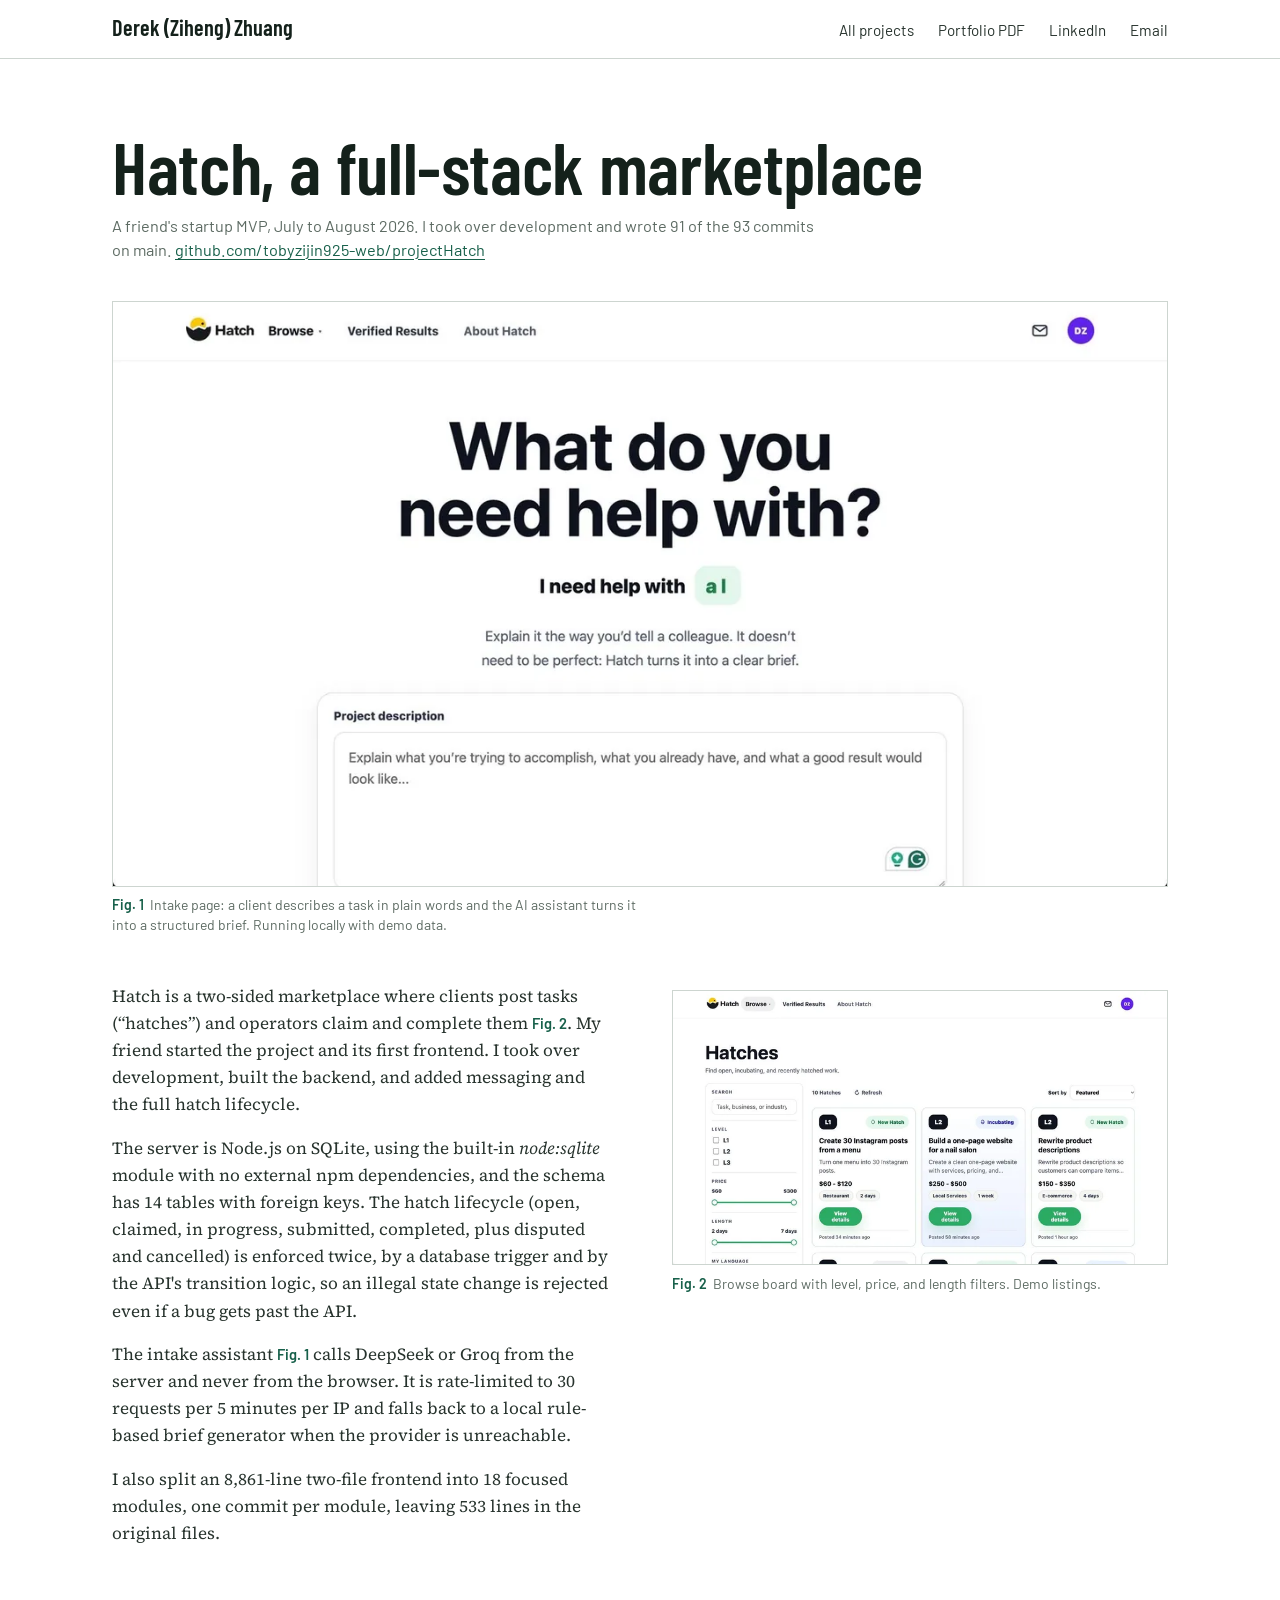
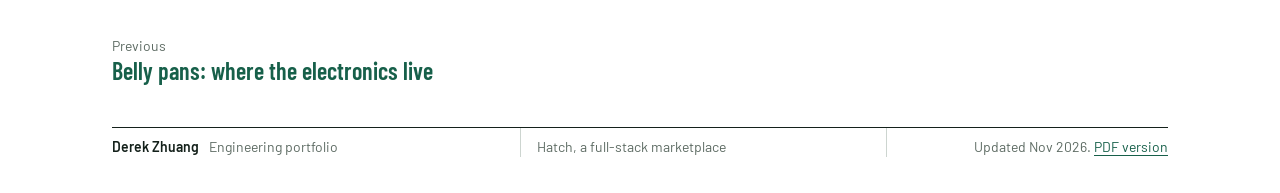
<file: docs/projects/hatch.html>
<!doctype html>
<html lang="en">
<head>
<meta charset="utf-8">
<meta name="viewport" content="width=device-width, initial-scale=1">
<title>Hatch, a full-stack marketplace | Derek (Ziheng) Zhuang</title>
<meta name="description" content="A Node.js and SQLite backend with no npm dependencies, a 14-table schema with the task lifecycle enforced in the database, and a server-side AI intake assistant.">
<meta property="og:title" content="Hatch, a full-stack marketplace | Derek (Ziheng) Zhuang">
<meta property="og:description" content="A Node.js and SQLite backend with no npm dependencies, a 14-table schema with the task lifecycle enforced in the database, and a server-side AI intake assistant.">
<meta property="og:image" content="https://derekzhuang.github.io/assets/img/h_intake.jpg">
<link rel="icon" href="../assets/favicon.svg" type="image/svg+xml">
<link rel="stylesheet" href="../assets/css/site.css">
</head>
<body>
<a class="skip" href="#main">Skip to content</a>
<header class="site-head"><div class="in">
  <a class="brand" href="../index.html">Derek (Ziheng) Zhuang</a>
  <nav aria-label="Site">
    <a href="../index.html">All projects</a>
    <a href="https://drive.google.com/file/d/1knBHxL6q7wfWigkeNkA8Oi-ZfvWAPpQj/view">Portfolio PDF</a>
    <a href="https://www.linkedin.com/in/derek-zhuang-6246352b1">LinkedIn</a>
    <a href="mailto:derekzhuang12345@gmail.com">Email</a>
  </nav>
</div></header>
<main id="main">
<article class="wrap">
<header class="page-head">
  <h1 class="display">Hatch, a full-stack marketplace</h1>
  <p class="byline">A friend's startup MVP, July to August 2026. I took over development and wrote 91 of the 93 commits on main. <a href="https://github.com/tobyzijin925-web/projectHatch">github.com/tobyzijin925-web/projectHatch</a></p>
</header>
<figure id="fig-1">
  <div class="im line"><a class="zoom" href="../assets/img/h_intake.webp"><img src="../assets/img/h_intake.webp" srcset="../assets/img/h_intake-800.webp 800w, ../assets/img/h_intake-1200.webp 1200w, ../assets/img/h_intake.webp 1600w" sizes="(max-width: 1200px) 100vw, 1060px" width="1600" height="887" alt="Hatch intake page with the AI assistant turning a task description into a brief"></a></div>
  <figcaption><b>Fig. 1</b>Intake page: a client describes a task in plain words and the AI assistant turns it into a structured brief. Running locally with demo data.</figcaption>
</figure>

<div class="split">
  <div class="prose">
    <p>Hatch is a two-sided marketplace where clients post tasks (“hatches”) and operators claim and complete them <a class="ref" href="#fig-2">Fig. 2</a>. My friend started the project and its first frontend. I took over development, built the backend, and added messaging and the full hatch lifecycle.</p>
    <p>The server is Node.js on SQLite, using the built-in <em>node:sqlite</em> module with no external npm dependencies, and the schema has 14 tables with foreign keys. The hatch lifecycle (open, claimed, in progress, submitted, completed, plus disputed and cancelled) is enforced twice, by a database trigger and by the API's transition logic, so an illegal state change is rejected even if a bug gets past the API.</p>
    <p>The intake assistant <a class="ref" href="#fig-1">Fig. 1</a> calls DeepSeek or Groq from the server and never from the browser. It is rate-limited to 30 requests per 5 minutes per IP and falls back to a local rule-based brief generator when the provider is unreachable.</p>
    <p>I also split an 8,861-line two-file frontend into 18 focused modules, one commit per module, leaving 533 lines in the original files.</p>
  </div>
  <figure id="fig-2">
    <div class="im line"><a class="zoom" href="../assets/img/h_browse.webp"><img src="../assets/img/h_browse.webp" srcset="../assets/img/h_browse-800.webp 800w, ../assets/img/h_browse-1200.webp 1200w, ../assets/img/h_browse.webp 1600w" sizes="(max-width: 600px) 100vw, (max-width: 1100px) 50vw, 640px" width="1600" height="887" alt="Hatch browse board with filters" loading="lazy"></a></div>
    <figcaption><b>Fig. 2</b>Browse board with level, price, and length filters. Demo listings.</figcaption>
  </figure>
</div>

<nav class="next" aria-label="More projects"><div><span>Previous</span><a href="belly-pans.html">Belly pans: where the electronics live</a></div></nav>
</article>
</main>
<footer class="tb"><div class="cells">
  <span><b>Derek Zhuang</b>Engineering portfolio</span>
  <span>Hatch, a full-stack marketplace</span>
  <span>Updated Nov 2026. <a href="https://drive.google.com/file/d/1knBHxL6q7wfWigkeNkA8Oi-ZfvWAPpQj/view">PDF version</a></span>
</div></footer>
<script src="../assets/js/site.js" defer></script>
</body>
</html>
</file>
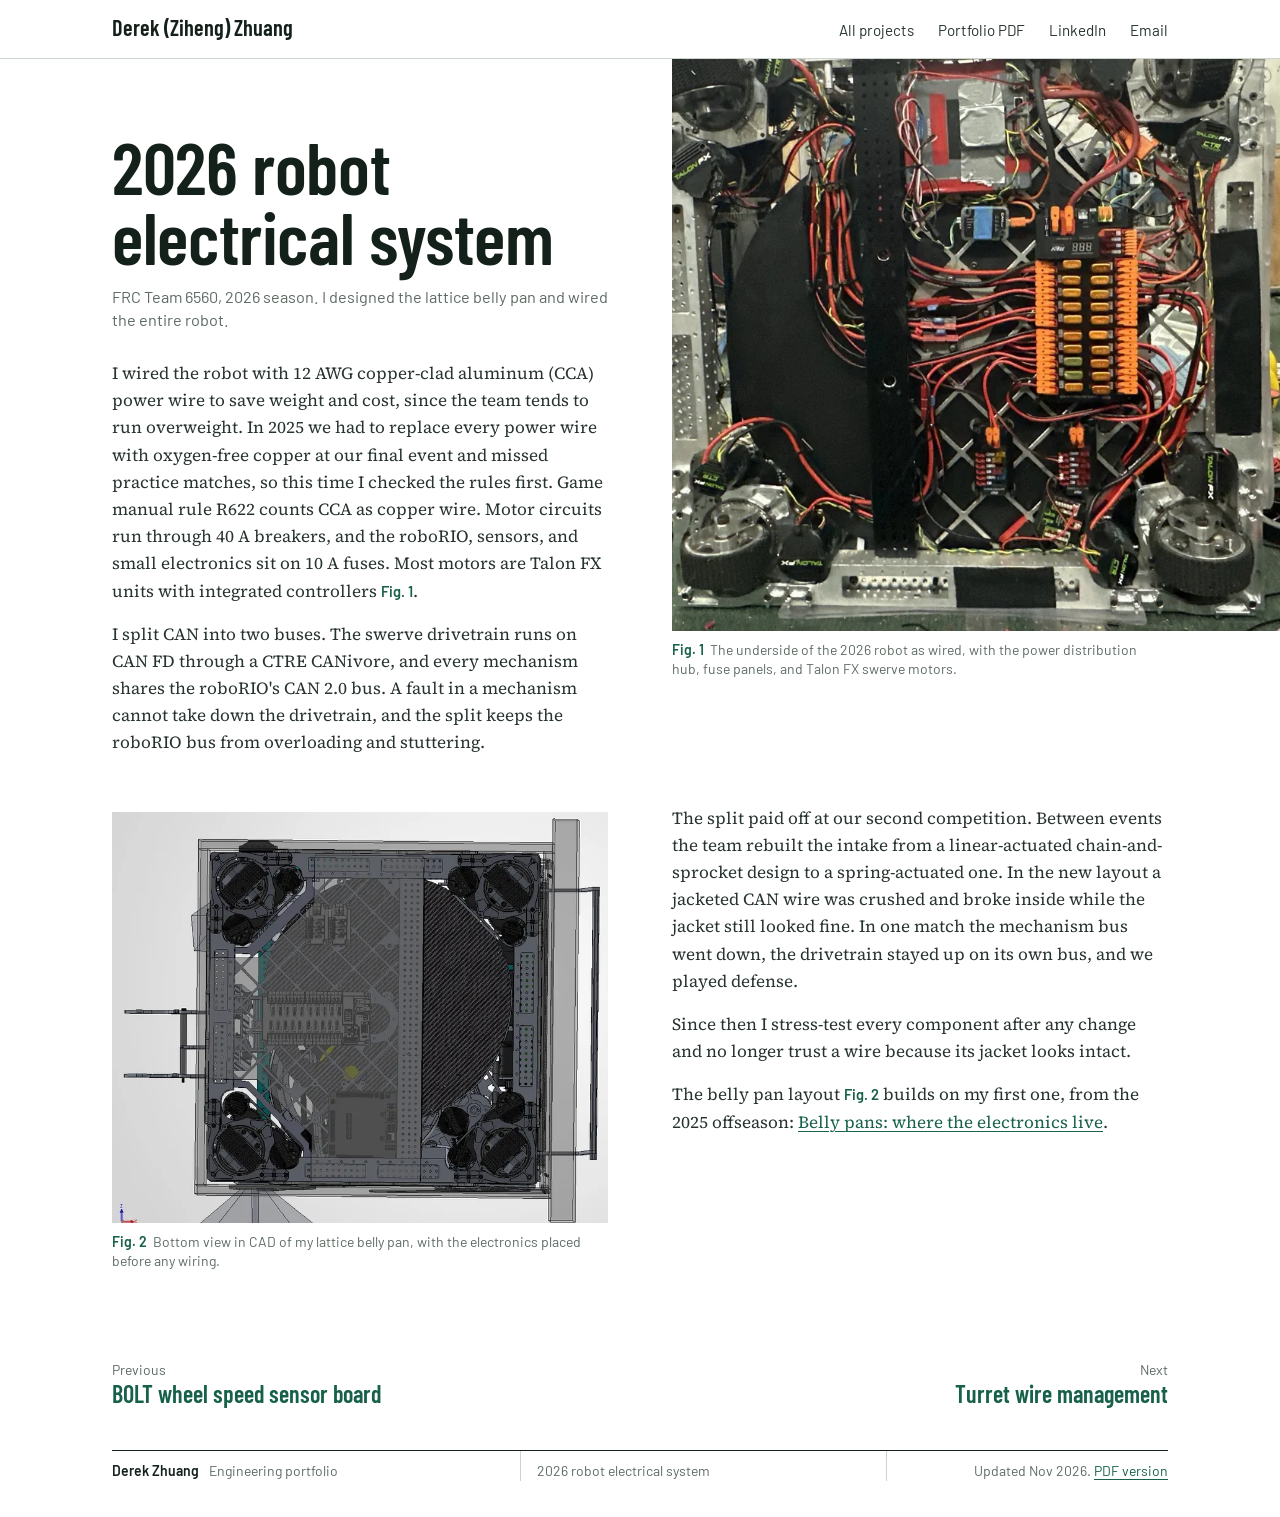
<file: docs/projects/robot-electrical.html>
<!doctype html>
<html lang="en">
<head>
<meta charset="utf-8">
<meta name="viewport" content="width=device-width, initial-scale=1">
<title>2026 robot electrical system | Derek (Ziheng) Zhuang</title>
<meta name="description" content="I wired the whole robot on 12 AWG copper-clad aluminum after checking the rules, and split CAN into two buses so a mechanism fault cannot take down the drivetrain. That split kept us playing defense when a crushed wire took out the mechanism bus.">
<meta property="og:title" content="2026 robot electrical system | Derek (Ziheng) Zhuang">
<meta property="og:description" content="I wired the whole robot on 12 AWG copper-clad aluminum after checking the rules, and split CAN into two buses so a mechanism fault cannot take down the drivetrain. That split kept us playing defense when a crushed wire took out the mechanism bus.">
<meta property="og:image" content="https://derekzhuang.github.io/assets/img/p1_wiring.jpg">
<link rel="icon" href="../assets/favicon.svg" type="image/svg+xml">
<link rel="stylesheet" href="../assets/css/site.css">
</head>
<body>
<a class="skip" href="#main">Skip to content</a>
<header class="site-head"><div class="in">
  <a class="brand" href="../index.html">Derek (Ziheng) Zhuang</a>
  <nav aria-label="Site">
    <a href="../index.html">All projects</a>
    <a href="https://drive.google.com/file/d/1knBHxL6q7wfWigkeNkA8Oi-ZfvWAPpQj/view">Portfolio PDF</a>
    <a href="https://www.linkedin.com/in/derek-zhuang-6246352b1">LinkedIn</a>
    <a href="mailto:derekzhuang12345@gmail.com">Email</a>
  </nav>
</div></header>
<main id="main">
<article class="wrap">
<div class="opener">
  <div class="opener-text">
    <header class="page-head">
  <h1 class="display">2026 robot electrical system</h1>
  <p class="byline">FRC Team 6560, 2026 season. I designed the lattice belly pan and wired the entire robot.</p>
</header>
    <div class="prose">
      <p>I wired the robot with 12 AWG copper-clad aluminum (CCA) power wire to save weight and cost, since the team tends to run overweight. In 2025 we had to replace every power wire with oxygen-free copper at our final event and missed practice matches, so this time I checked the rules first. Game manual rule R622 counts CCA as copper wire. Motor circuits run through 40 A breakers, and the roboRIO, sensors, and small electronics sit on 10 A fuses. Most motors are Talon FX units with integrated controllers <a class="ref" href="#fig-1">Fig. 1</a>.</p>
      <p>I split CAN into two buses. The swerve drivetrain runs on CAN FD through a CTRE CANivore, and every mechanism shares the roboRIO's CAN 2.0 bus. A fault in a mechanism cannot take down the drivetrain, and the split keeps the roboRIO bus from overloading and stuttering.</p>
    </div>
  </div>
  <figure id="fig-1" class="bleed-r">
    <div class="im"><a class="zoom" href="../assets/img/p1_wiring.webp"><img src="../assets/img/p1_wiring.webp" srcset="../assets/img/p1_wiring-800.webp 800w, ../assets/img/p1_wiring-1200.webp 1200w, ../assets/img/p1_wiring.webp 1520w" sizes="(max-width: 600px) 100vw, (max-width: 1100px) 50vw, 640px" width="1520" height="1430" alt="Underside of the 2026 robot showing the wiring, power distribution hub, fuse panels and swerve motors"></a></div>
    <figcaption><b>Fig. 1</b>The underside of the 2026 robot as wired, with the power distribution hub, fuse panels, and Talon FX swerve motors.</figcaption>
  </figure>
</div>

<div class="split">
  <figure id="fig-2">
    <div class="im"><a class="zoom" href="../assets/img/p1_cad_top.webp"><img src="../assets/img/p1_cad_top.webp" srcset="../assets/img/p1_cad_top-800.webp 800w, ../assets/img/p1_cad_top.webp 1145w" sizes="(max-width: 600px) 100vw, (max-width: 1100px) 50vw, 640px" width="1145" height="949" alt="CAD bottom view of the lattice belly pan with electronics placed" loading="lazy"></a></div>
    <figcaption><b>Fig. 2</b>Bottom view in CAD of my lattice belly pan, with the electronics placed before any wiring.</figcaption>
  </figure>
  <div class="prose">
    <p>The split paid off at our second competition. Between events the team rebuilt the intake from a linear-actuated chain-and-sprocket design to a spring-actuated one. In the new layout a jacketed CAN wire was crushed and broke inside while the jacket still looked fine. In one match the mechanism bus went down, the drivetrain stayed up on its own bus, and we played defense.</p>
    <p>Since then I stress-test every component after any change and no longer trust a wire because its jacket looks intact.</p>
    <p>The belly pan layout <a class="ref" href="#fig-2">Fig. 2</a> builds on my first one, from the 2025 offseason: <a href="belly-pans.html">Belly pans: where the electronics live</a>.</p>
  </div>
</div>

<nav class="next" aria-label="More projects"><div><span>Previous</span><a href="bolt-wheel-speed.html">BOLT wheel speed sensor board</a></div><div class="fwd"><span>Next</span><a href="turret.html">Turret wire management</a></div></nav>
</article>
</main>
<footer class="tb"><div class="cells">
  <span><b>Derek Zhuang</b>Engineering portfolio</span>
  <span>2026 robot electrical system</span>
  <span>Updated Nov 2026. <a href="https://drive.google.com/file/d/1knBHxL6q7wfWigkeNkA8Oi-ZfvWAPpQj/view">PDF version</a></span>
</div></footer>
<script src="../assets/js/site.js" defer></script>
</body>
</html>
</file>
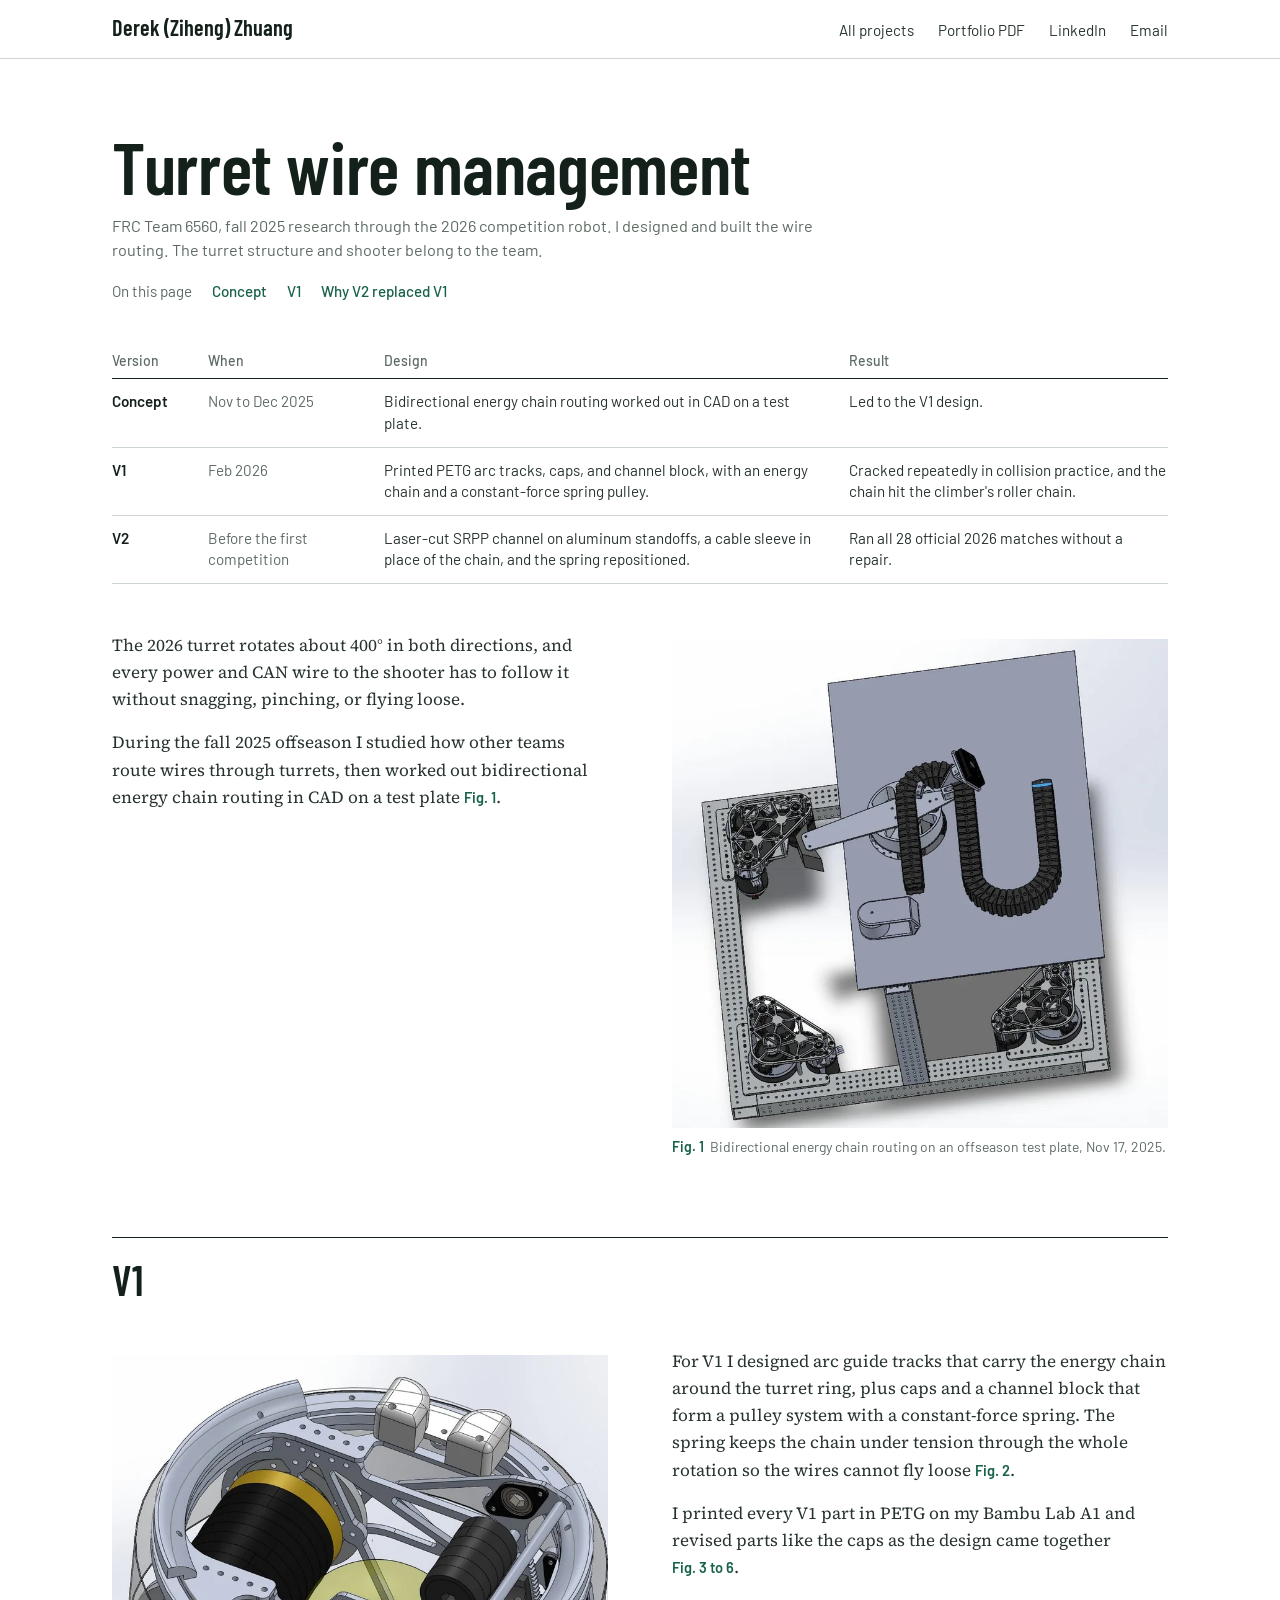
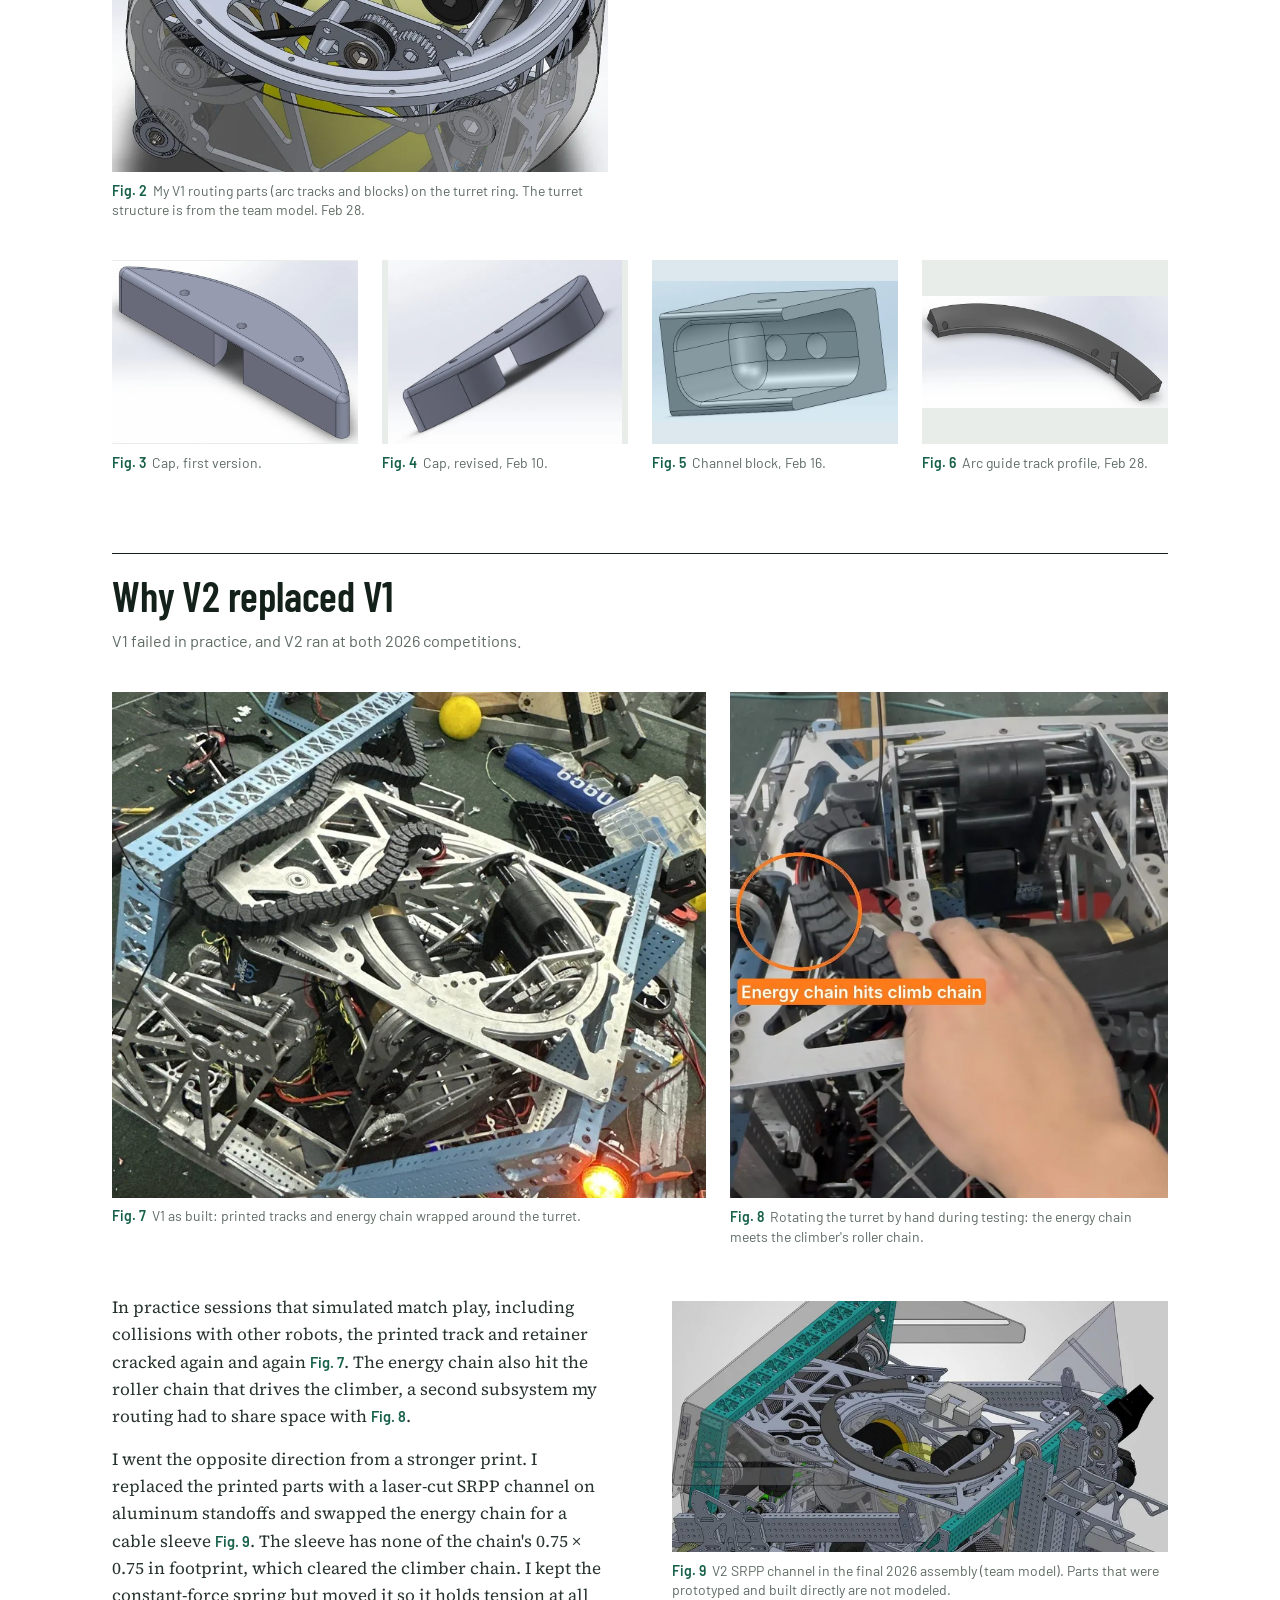
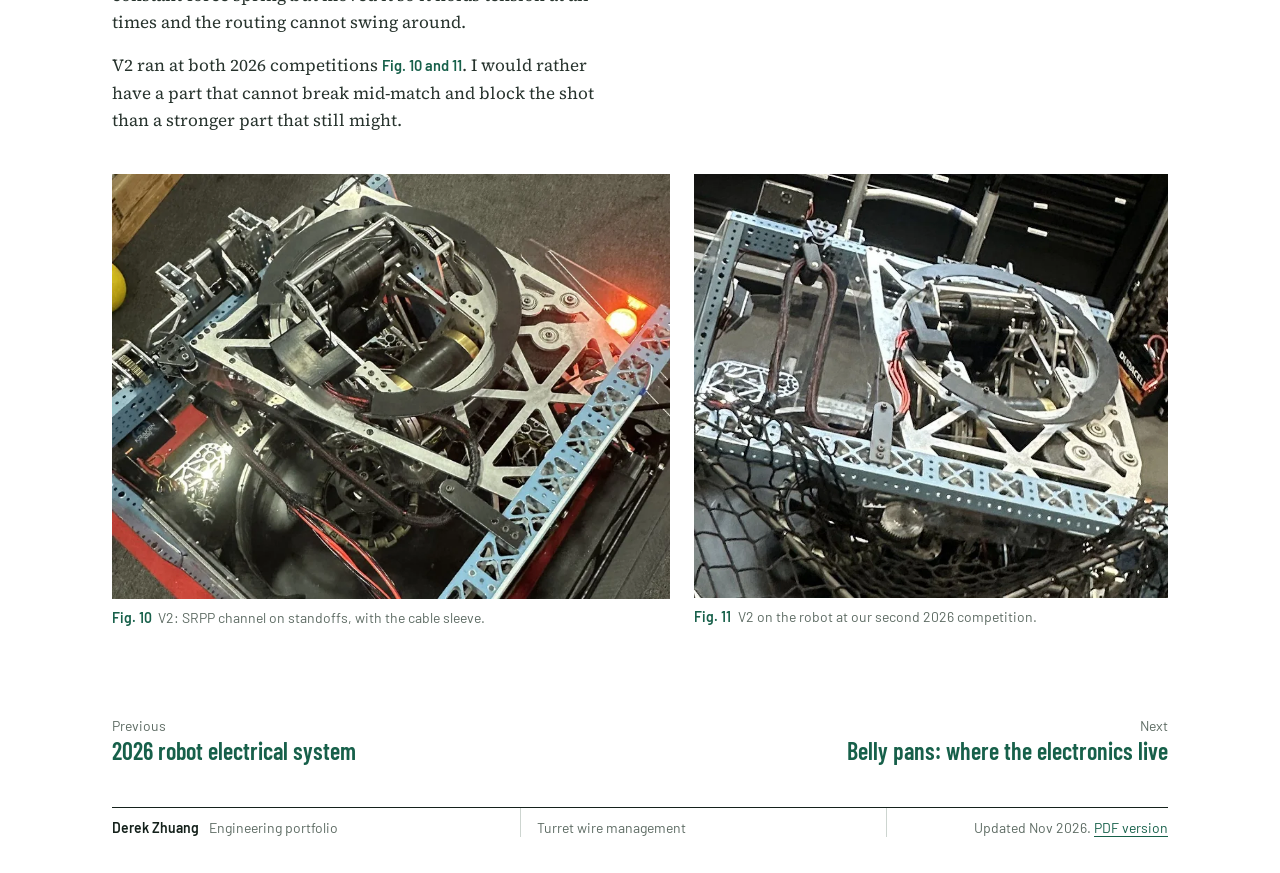
<file: docs/projects/turret.html>
<!doctype html>
<html lang="en">
<head>
<meta charset="utf-8">
<meta name="viewport" content="width=device-width, initial-scale=1">
<title>Turret wire management | Derek (Ziheng) Zhuang</title>
<meta name="description" content="Every power and CAN wire has to follow a turret that turns about 400°. The printed V1 cracked in collision practice, so V2 went the opposite way and ran all 28 official 2026 matches without a repair.">
<meta property="og:title" content="Turret wire management | Derek (Ziheng) Zhuang">
<meta property="og:description" content="Every power and CAN wire has to follow a turret that turns about 400°. The printed V1 cracked in collision practice, so V2 went the opposite way and ran all 28 official 2026 matches without a repair.">
<meta property="og:image" content="https://derekzhuang.github.io/assets/img/p2_v2.jpg">
<link rel="icon" href="../assets/favicon.svg" type="image/svg+xml">
<link rel="stylesheet" href="../assets/css/site.css">
</head>
<body>
<a class="skip" href="#main">Skip to content</a>
<header class="site-head"><div class="in">
  <a class="brand" href="../index.html">Derek (Ziheng) Zhuang</a>
  <nav aria-label="Site">
    <a href="../index.html">All projects</a>
    <a href="https://drive.google.com/file/d/1knBHxL6q7wfWigkeNkA8Oi-ZfvWAPpQj/view">Portfolio PDF</a>
    <a href="https://www.linkedin.com/in/derek-zhuang-6246352b1">LinkedIn</a>
    <a href="mailto:derekzhuang12345@gmail.com">Email</a>
  </nav>
</div></header>
<main id="main">
<article class="wrap">
<header class="page-head">
  <h1 class="display">Turret wire management</h1>
  <p class="byline">FRC Team 6560, fall 2025 research through the 2026 competition robot. I designed and built the wire routing. The turret structure and shooter belong to the team.</p>
  <nav class="onpage" aria-label="On this page"><span>On this page</span><a href="#concept">Concept</a><a href="#v1">V1</a><a href="#v2">Why V2 replaced V1</a></nav>
</header>
<div class="rev-wrap">
  <table class="rev">
    <thead><tr><th scope="col">Version</th><th scope="col">When</th><th scope="col">Design</th><th scope="col">Result</th></tr></thead>
    <tr><td>Concept</td><td>Nov to Dec 2025</td><td>Bidirectional energy chain routing worked out in CAD on a test plate.</td><td>Led to the V1 design.</td></tr>
    <tr><td>V1</td><td>Feb 2026</td><td>Printed PETG arc tracks, caps, and channel block, with an energy chain and a constant-force spring pulley.</td><td>Cracked repeatedly in collision practice, and the chain hit the climber's roller chain.</td></tr>
    <tr><td>V2</td><td>Before the first competition</td><td>Laser-cut SRPP channel on aluminum standoffs, a cable sleeve in place of the chain, and the spring repositioned.</td><td>Ran all 28 official 2026 matches without a repair.</td></tr>
  </table>
</div>

<div class="split" id="concept">
  <div class="prose">
    <p>The 2026 turret rotates about 400° in both directions, and every power and CAN wire to the shooter has to follow it without snagging, pinching, or flying loose.</p>
    <p>During the fall 2025 offseason I studied how other teams route wires through turrets, then worked out bidirectional energy chain routing in CAD on a test plate <a class="ref" href="#fig-1">Fig. 1</a>.</p>
  </div>
  <figure id="fig-1">
    <div class="im"><a class="zoom" href="../assets/img/t_concept.webp"><img src="../assets/img/t_concept.webp" srcset="../assets/img/t_concept-800.webp 800w, ../assets/img/t_concept.webp 1004w" sizes="(max-width: 600px) 100vw, (max-width: 1100px) 50vw, 640px" width="1004" height="990" alt="CAD of bidirectional energy chain routing on a test plate"></a></div>
    <figcaption><b>Fig. 1</b>Bidirectional energy chain routing on an offseason test plate, Nov 17, 2025.</figcaption>
  </figure>
</div>

<h2 class="display" id="v1">V1</h2>
<div class="split">
  <figure id="fig-2">
    <div class="im"><a class="zoom" href="../assets/img/t_v1assm.webp"><img src="../assets/img/t_v1assm.webp" srcset="../assets/img/t_v1assm-800.webp 800w, ../assets/img/t_v1assm.webp 1126w" sizes="(max-width: 600px) 100vw, (max-width: 1100px) 50vw, 640px" width="1126" height="946" alt="V1 routing parts on the turret ring in CAD"></a></div>
    <figcaption><b>Fig. 2</b>My V1 routing parts (arc tracks and blocks) on the turret ring. The turret structure is from the team model. Feb 28.</figcaption>
  </figure>
  <div class="prose">
    <p>For V1 I designed arc guide tracks that carry the energy chain around the turret ring, plus caps and a channel block that form a pulley system with a constant-force spring. The spring keeps the chain under tension through the whole rotation so the wires cannot fly loose <a class="ref" href="#fig-2">Fig. 2</a>.</p>
    <p>I printed every V1 part in PETG on my Bambu Lab A1 and revised parts like the caps as the design came together <a class="ref" href="#fig-3">Fig. 3 to 6</a>.</p>
  </div>
</div>

<div class="grid grid-4">
  <figure id="fig-3">
    <div class="im fit"><img src="../assets/img/t_capv1.webp" srcset="../assets/img/t_capv1-800.webp 800w, ../assets/img/t_capv1.webp 1100w" sizes="(max-width: 600px) 100vw, (max-width: 1100px) 50vw, 640px" width="1100" height="810" alt="Cap, first version" loading="lazy"></div>
    <figcaption><b>Fig. 3</b>Cap, first version.</figcaption>
  </figure>
  <figure id="fig-4">
    <div class="im fit"><img src="../assets/img/t_capv2.webp" width="570" height="450" alt="Cap, revised" loading="lazy"></div>
    <figcaption><b>Fig. 4</b>Cap, revised, Feb 10.</figcaption>
  </figure>
  <figure id="fig-5">
    <div class="im fit" style="background:#dce7ee;"><img src="../assets/img/t_block.webp" width="680" height="390" alt="Channel block" loading="lazy"></div>
    <figcaption><b>Fig. 5</b>Channel block, Feb 16.</figcaption>
  </figure>
  <figure id="fig-6">
    <div class="im fit"><img src="../assets/img/p2_arc.webp" srcset="../assets/img/p2_arc-800.webp 800w, ../assets/img/p2_arc.webp 1267w" sizes="(max-width: 600px) 100vw, (max-width: 1100px) 50vw, 640px" width="1267" height="580" alt="Arc guide track profile" loading="lazy"></div>
    <figcaption><b>Fig. 6</b>Arc guide track profile, Feb 28.</figcaption>
  </figure>
</div>

<h2 class="display" id="v2">Why V2 replaced V1</h2>
<p class="byline">V1 failed in practice, and V2 ran at both 2026 competitions.</p>

<div class="grid grid-2 match" style="--a:1.174fr; --b:0.867fr;">
  <figure id="fig-7">
    <div class="im"><a class="zoom" href="../assets/img/p2_v1.webp"><img src="../assets/img/p2_v1.webp" srcset="../assets/img/p2_v1-800.webp 800w, ../assets/img/p2_v1.webp 1350w" sizes="(max-width: 600px) 100vw, (max-width: 1100px) 50vw, 640px" width="1350" height="1150" alt="V1 as built on the turret" loading="lazy"></a></div>
    <figcaption><b>Fig. 7</b>V1 as built: printed tracks and energy chain wrapped around the turret.</figcaption>
  </figure>
  <figure id="fig-8">
    <div class="im"><a class="zoom" href="../assets/img/p2_interf.webp"><img src="../assets/img/p2_interf.webp" srcset="../assets/img/p2_interf-800.webp 800w, ../assets/img/p2_interf.webp 1179w" sizes="(max-width: 600px) 100vw, (max-width: 1100px) 50vw, 640px" width="1179" height="1360" alt="Energy chain meeting the climber roller chain" loading="lazy"></a></div>
    <figcaption><b>Fig. 8</b>Rotating the turret by hand during testing: the energy chain meets the climber's roller chain.</figcaption>
  </figure>
</div>

<div class="split">
  <div class="prose">
    <p>In practice sessions that simulated match play, including collisions with other robots, the printed track and retainer cracked again and again <a class="ref" href="#fig-7">Fig. 7</a>. The energy chain also hit the roller chain that drives the climber, a second subsystem my routing had to share space with <a class="ref" href="#fig-8">Fig. 8</a>.</p>
    <p>I went the opposite direction from a stronger print. I replaced the printed parts with a laser-cut SRPP channel on aluminum standoffs and swapped the energy chain for a cable sleeve <a class="ref" href="#fig-9">Fig. 9</a>. The sleeve has none of the chain's 0.75 × 0.75 in footprint, which cleared the climber chain. I kept the constant-force spring but moved it so it holds tension at all times and the routing cannot swing around.</p>
    <p>V2 ran at both 2026 competitions <a class="ref" href="#fig-10">Fig. 10 and 11</a>. I would rather have a part that cannot break mid-match and block the shot than a stronger part that still might.</p>
  </div>
  <figure id="fig-9">
    <div class="im"><a class="zoom" href="../assets/img/p2_assm.webp"><img src="../assets/img/p2_assm.webp" srcset="../assets/img/p2_assm-800.webp 800w, ../assets/img/p2_assm-1200.webp 1200w, ../assets/img/p2_assm.webp 1600w" sizes="(max-width: 600px) 100vw, (max-width: 1100px) 50vw, 640px" width="1600" height="808" alt="V2 SRPP channel in the final robot assembly" loading="lazy"></a></div>
    <figcaption><b>Fig. 9</b>V2 SRPP channel in the final 2026 assembly (team model). Parts that were prototyped and built directly are not modeled.</figcaption>
  </figure>
</div>

<div class="grid grid-2 match" style="--a:1.315fr; --b:1.115fr;">
  <figure id="fig-10">
    <div class="im"><a class="zoom" href="../assets/img/p2_v2.webp"><img src="../assets/img/p2_v2.webp" srcset="../assets/img/p2_v2-800.webp 800w, ../assets/img/p2_v2-1200.webp 1200w, ../assets/img/p2_v2.webp 1500w" sizes="(max-width: 600px) 100vw, (max-width: 1100px) 50vw, 640px" width="1500" height="1141" alt="V2 SRPP channel on standoffs with cable sleeve" loading="lazy"></a></div>
    <figcaption><b>Fig. 10</b>V2: SRPP channel on standoffs, with the cable sleeve.</figcaption>
  </figure>
  <figure id="fig-11">
    <div class="im"><a class="zoom" href="../assets/img/p2_comp.webp"><img src="../assets/img/p2_comp.webp" width="870" height="780" alt="V2 on the robot at the second 2026 competition" loading="lazy"></a></div>
    <figcaption><b>Fig. 11</b>V2 on the robot at our second 2026 competition.</figcaption>
  </figure>
</div>

<nav class="next" aria-label="More projects"><div><span>Previous</span><a href="robot-electrical.html">2026 robot electrical system</a></div><div class="fwd"><span>Next</span><a href="belly-pans.html">Belly pans: where the electronics live</a></div></nav>
</article>
</main>
<footer class="tb"><div class="cells">
  <span><b>Derek Zhuang</b>Engineering portfolio</span>
  <span>Turret wire management</span>
  <span>Updated Nov 2026. <a href="https://drive.google.com/file/d/1knBHxL6q7wfWigkeNkA8Oi-ZfvWAPpQj/view">PDF version</a></span>
</div></footer>
<script src="../assets/js/site.js" defer></script>
</body>
</html>
</file>
<file: docs/assets/css/site.css>
/* Derek Zhuang engineering portfolio, web version.
   Same system as the PDF: Barlow Condensed titles, Source Serif 4 body,
   Barlow for captions, tables and navigation. One ink color on white.
   The accent is used only for figure numbers, links and review rings. */

@font-face { font-family: "Barlow Condensed"; font-weight: 500; font-display: swap; src: url("../fonts/barlow-condensed-latin-500-normal.woff2") format("woff2"); }
@font-face { font-family: "Barlow Condensed"; font-weight: 600; font-display: swap; src: url("../fonts/barlow-condensed-latin-600-normal.woff2") format("woff2"); }
@font-face { font-family: "Barlow Condensed"; font-weight: 700; font-display: swap; src: url("../fonts/barlow-condensed-latin-700-normal.woff2") format("woff2"); }
@font-face { font-family: "Barlow"; font-weight: 400; font-display: swap; src: url("../fonts/barlow-latin-400-normal.woff2") format("woff2"); }
@font-face { font-family: "Barlow"; font-weight: 500; font-display: swap; src: url("../fonts/barlow-latin-500-normal.woff2") format("woff2"); }
@font-face { font-family: "Barlow"; font-weight: 600; font-display: swap; src: url("../fonts/barlow-latin-600-normal.woff2") format("woff2"); }
@font-face { font-family: "Source Serif 4"; font-weight: 400; font-style: normal; font-display: swap; src: url("../fonts/source-serif-4-latin-400-normal.woff2") format("woff2"); }
@font-face { font-family: "Source Serif 4"; font-weight: 400; font-style: italic; font-display: swap; src: url("../fonts/source-serif-4-latin-400-italic.woff2") format("woff2"); }
@font-face { font-family: "Source Serif 4"; font-weight: 600; font-style: normal; font-display: swap; src: url("../fonts/source-serif-4-latin-600-normal.woff2") format("woff2"); }

:root {
  /* Layout idea: a drawing set on white paper. Everything is left-aligned,
     one lead figure per page hangs off the right edge of the sheet, and
     every page ends in a drawing title block. */
  --paper: #ffffff;
  --ink: #14211b;      /* green-black */
  --body: #27332d;
  --muted: #5d6b63;
  --rule: #cdd5d0;
  --panel: #e9edea;    /* neutral ground behind CAD renders */
  --accent: #17604a;   /* solder-mask green */

  --display: "Barlow Condensed", "Arial Narrow", sans-serif;
  --serif: "Source Serif 4", Georgia, serif;
  --sans: "Barlow", "Helvetica Neue", Arial, sans-serif;

  --wide: 72rem;
  --text: 38rem;
  --gutter: clamp(1.25rem, 4vw, 3rem);
  --gap: clamp(2rem, 5vw, 4.5rem);
  /* distance from the content edge to the edge of the window, capped on big monitors */
  --bleed: min(14rem, max(var(--gutter), calc((100vw - var(--wide)) / 2 + var(--gutter))));
  color-scheme: light;
}

* { box-sizing: border-box; margin: 0; padding: 0; }
html { -webkit-text-size-adjust: 100%; scroll-behavior: smooth; }
@media (prefers-reduced-motion: reduce) { html { scroll-behavior: auto; } }
body { background: var(--paper); color: var(--body); font-family: var(--serif); font-size: 1.0625rem; line-height: 1.6; overflow-x: clip; }
img { display: block; max-width: 100%; height: auto; }
a { color: var(--accent); text-decoration: none; }
a:hover { text-decoration: underline; text-underline-offset: 0.18em; text-decoration-thickness: 1px; }
/* Links inside running text are underlined so they do not rely on color alone.
   Figure references are told apart by their bold sans type instead. */
.prose a:not(.ref), .byline a, .tb a { text-decoration: underline; text-underline-offset: 0.18em; text-decoration-thickness: 1px; }
.prose a:not(.ref):hover, .byline a:hover, .tb a:hover { text-decoration-thickness: 2px; }
:focus-visible { outline: 2px solid var(--accent); outline-offset: 3px; }
/* Keyboard users can jump past the header. Hidden until it has focus. */
.skip { position: absolute; left: var(--gutter); top: -4rem; z-index: 10; background: var(--paper); font-family: var(--sans); font-size: 0.95rem; font-weight: 500; padding: 0.6rem 0.9rem; border: 1px solid var(--ink); }
.skip:focus { top: 0.5rem; }

.wrap { max-width: var(--wide); margin: 0 auto; padding: 0 var(--gutter); }

/* ---------- Site header ---------- */
.site-head { border-bottom: 1px solid var(--rule); }
.site-head .in { max-width: var(--wide); margin: 0 auto; padding: 0.95rem var(--gutter); display: flex; align-items: baseline; justify-content: space-between; gap: 0.5rem 1.5rem; flex-wrap: wrap; }
.site-head .brand { font-family: var(--display); font-weight: 600; font-size: 1.4rem; line-height: 1.1; color: var(--ink); }
.site-head nav { display: flex; gap: 0.25rem 1.5rem; flex-wrap: wrap; font-family: var(--sans); font-size: 0.95rem; }
.site-head nav a { color: var(--body); }
.site-head nav a:hover { color: var(--accent); }
.site-head.home .in { justify-content: flex-end; }

/* ---------- Type ---------- */
.display { font-family: var(--display); font-weight: 600; color: var(--ink); line-height: 0.96; letter-spacing: -0.005em; text-wrap: balance; }
h1.display { font-size: clamp(2.7rem, 6.2vw, 4.6rem); }
h2.display { font-size: clamp(1.9rem, 3.6vw, 2.6rem); margin-top: 5rem; padding-top: 1.4rem; border-top: 1px solid var(--ink); scroll-margin-top: 1rem; }
.byline { font-family: var(--sans); font-size: 1.02rem; line-height: 1.45; color: var(--muted); margin-top: 0.8rem; max-width: 44rem; text-wrap: pretty; }
.byline b { font-weight: 600; color: var(--body); }
.prose p { margin-top: 1rem; max-width: var(--text); }
.prose p.lead { font-size: 1.22rem; line-height: 1.5; color: var(--ink); }
.prose b { font-family: var(--sans); font-weight: 600; color: var(--ink); }
.ref { font-family: var(--sans); font-weight: 600; font-size: 0.86em; color: var(--accent); white-space: nowrap; }
.onpage { font-family: var(--sans); font-size: 0.95rem; color: var(--muted); margin-top: 1.1rem; display: flex; flex-wrap: wrap; gap: 0.2rem 1.25rem; }
.onpage a { font-weight: 500; }

/* ---------- Figures ---------- */
figure { margin-top: 2.5rem; scroll-margin-top: 1.5rem; }
figure .im { position: relative; background: var(--panel); overflow: hidden; }
figure .im.line { background: #fff; outline: 1px solid var(--rule); outline-offset: -1px; }
figure .im img { width: 100%; }
figure a.zoom { display: block; cursor: zoom-in; }
figcaption { font-family: var(--sans); font-size: 0.875rem; line-height: 1.4; color: var(--muted); margin-top: 0.55rem; max-width: 34rem; }
figcaption b { font-weight: 600; color: var(--accent); margin-right: 0.4rem; }
figure:target .im { outline: 2px solid var(--accent); outline-offset: 4px; }
.mark { position: absolute; inset: 0; width: 100%; height: 100%; pointer-events: none; }
.mark ellipse { fill: none; stroke: var(--accent); }
.mark text { font-family: var(--sans); font-weight: 600; fill: var(--accent); }

/* Lead block: title and opening text beside the page's main figure */
.opener { display: grid; grid-template-columns: minmax(0, 1fr) minmax(0, 1fr); gap: var(--gap); align-items: start; }
.opener > * { margin-top: 0; padding-top: clamp(2.5rem, 6vw, 4.5rem); }
.opener > figure.bleed-r { padding-top: 0; margin-right: calc(-1 * var(--bleed)); }
.opener > figure.bleed-r figcaption { padding-right: var(--gutter); }
.page-head { padding-top: clamp(2.5rem, 6vw, 4.5rem); }
.opener .page-head { padding-top: 0; }
.opener .prose { margin-top: 1.75rem; }

/* Text beside a figure */
.split { display: grid; grid-template-columns: minmax(0, 1fr) minmax(0, 1fr); gap: var(--gap); align-items: start; margin-top: 3rem; }
.split > figure, .split > .grid { margin-top: 0.45rem; }
.split > .prose > p:first-child { margin-top: 0; }
.split.wide-fig { grid-template-columns: minmax(0, 7fr) minmax(0, 5fr); }

/* Grids of small figures */
.grid { display: grid; gap: 2rem 1.5rem; margin-top: 2.5rem; align-items: start; }
.grid figure { margin-top: 0; }
.grid-2 { grid-template-columns: repeat(2, minmax(0, 1fr)); }
/* two figures of different shapes at one shared height: columns follow the image proportions */
.grid-2.match { grid-template-columns: minmax(0, var(--a)) minmax(0, var(--b)); }
.grid-4 { grid-template-columns: repeat(4, minmax(0, 1fr)); }
.grid .im.fit { aspect-ratio: 4 / 3; }
.grid .im.fit img { width: 100%; height: 100%; object-fit: contain; }
.band { background: var(--panel); padding: 2.5rem 0 2.25rem; margin: 3rem calc(50% - 50vw) 0; }
.band .grid { margin-top: 0; }
.band .im { background: transparent; }
.band .im img { mix-blend-mode: multiply; }
.tall .im.fit { aspect-ratio: 3 / 5; }

/* ---------- Revision tables ---------- */
.rev-wrap { margin-top: 3rem; }
table.rev { border-collapse: collapse; width: 100%; font-family: var(--sans); font-size: 0.95rem; line-height: 1.42; color: var(--body); }
.rev th { text-align: left; font-weight: 500; font-size: 0.875rem; color: var(--muted); padding: 0 1.5rem 0.45rem 0; }
.rev td { padding: 0.75rem 1.5rem 0.75rem 0; border-top: 1px solid var(--rule); vertical-align: top; }
.rev tbody tr:first-child td { border-top-color: var(--ink); }
.rev tbody tr:last-child td { border-bottom: 1px solid var(--rule); }
.rev td:first-child { font-weight: 600; color: var(--ink); width: 6rem; }
.rev td:nth-child(2) { color: var(--muted); width: 11rem; }
.rev td:nth-child(3) { width: 44%; }
.rev td:last-child { padding-right: 0; }

/* ---------- Home ---------- */
.hero { display: grid; grid-template-columns: minmax(0, 5fr) minmax(0, 7fr); gap: var(--gap); align-items: start; }
.hero .who { padding-top: clamp(2.5rem, 7vw, 5.5rem); }
.hero .who .prose p.lead { font-size: 1.18rem; margin-top: 1.75rem; }
.contact { font-family: var(--sans); font-size: 1rem; line-height: 1.7; margin-top: 1.75rem; }
.contact a { display: block; width: fit-content; }

a.project { display: block; color: inherit; }
a.project:hover { text-decoration: none; }
a.project .thumb { background: var(--panel); overflow: hidden; }
a.project .thumb img { width: 100%; }
a.project .thumb.line { background: #fff; outline: 1px solid var(--rule); outline-offset: -1px; }
a.project :is(h2, h3) { font-family: var(--display); font-weight: 600; font-size: clamp(1.7rem, 2.8vw, 2.2rem); line-height: 1.02; color: var(--ink); margin-top: 1.1rem; text-wrap: balance; }
a.project:hover :is(h2, h3) { color: var(--accent); }
a.project .where { font-family: var(--sans); font-size: 0.95rem; color: var(--muted); margin-top: 0.35rem; }
a.project p.sum { margin-top: 0.6rem; max-width: 33rem; }

.hero .feature { margin-right: calc(-1 * var(--bleed)); }
.hero .feature .thumb { aspect-ratio: 5 / 4; }
.hero .feature .thumb img { height: 100%; object-fit: cover; }
.hero .feature .words { padding-right: var(--gutter); }

.more { margin-top: 5.5rem; padding-top: 1.4rem; border-top: 1px solid var(--ink); }
.more > h2 { font-family: var(--display); font-weight: 600; font-size: clamp(1.9rem, 3.6vw, 2.6rem); line-height: 0.96; color: var(--ink); }
.work { list-style: none; display: grid; grid-template-columns: repeat(2, minmax(0, 1fr)); gap: 4.5rem var(--gap); align-items: start; margin-top: 2.25rem; }
.work > li:nth-child(even) { margin-top: 7rem; }

/* ---------- Previous / next ---------- */
.next { margin-top: 5.5rem; display: flex; justify-content: space-between; gap: 1.5rem; flex-wrap: wrap; font-family: var(--sans); }
.next span { display: block; font-size: 0.875rem; color: var(--muted); }
.next a { font-family: var(--display); font-weight: 600; font-size: 1.5rem; line-height: 1.1; }
.next .fwd { text-align: right; margin-left: auto; }

/* ---------- Title block, bottom of every page ---------- */
.tb { max-width: var(--wide); margin: 2.5rem auto 0; padding: 0 var(--gutter) 2.25rem; }
.tb .cells { display: grid; grid-template-columns: 1.45fr 1.3fr 1fr; border-top: 1px solid var(--ink); font-family: var(--sans); font-size: 0.875rem; line-height: 1.4; color: var(--muted); }
.tb .cells > span { padding: 0.6rem 1rem 0; }
.tb .cells > span + span { border-left: 1px solid var(--rule); }
.tb .cells > span:first-child { padding-left: 0; }
.tb .cells > span:last-child { padding-right: 0; text-align: right; }
.tb b { font-weight: 600; color: var(--ink); margin-right: 0.6rem; }
.home-tb { margin-top: 6rem; }

/* ---------- Figure viewer ---------- */
dialog.lb { border: 0; padding: 0; margin: 0; background: transparent; width: 100vw; height: 100vh; height: 100dvh; max-width: 100vw; max-height: 100vh; max-height: 100dvh; }
html.viewing { overflow: hidden; }
dialog.lb::backdrop { background: rgba(20, 33, 27, 0.94); }
.lb .stage { height: 100%; display: flex; flex-direction: column; align-items: center; justify-content: center; gap: 0.9rem; padding: 3.5rem 1rem 1.25rem; cursor: zoom-out; }
.lb img { max-width: min(96vw, 1800px); max-height: calc(100vh - 8.5rem); max-height: calc(100dvh - 8.5rem); width: auto; object-fit: contain; background: #fff; }
.lb p { font-family: var(--sans); font-size: 0.9rem; line-height: 1.4; color: #dfe6e2; max-width: 44rem; }
.lb button { position: absolute; top: 0.9rem; right: 1rem; font-family: var(--sans); font-size: 0.9rem; color: #fff; background: transparent; border: 1px solid rgba(255, 255, 255, 0.45); padding: 0.4rem 0.85rem; cursor: pointer; }
.lb button:hover { border-color: #fff; }
.lb button:focus-visible { outline-color: #fff; }

/* ---------- Narrow screens ----------
   820px and below: the header, hero, tables and title block take their
   phone form, and links get a taller tap area.
   600px and below: everything is one column.
   Between the two (tablets held upright) figures still sit beside their
   text and the home page keeps two columns of projects. */
@media (max-width: 820px) {
  body { font-size: 1rem; }
  .prose p { max-width: 34rem; }
  .hero { grid-template-columns: minmax(0, 1fr); gap: 2.5rem; }
  .hero .who .prose p.lead { font-size: 1.06rem; line-height: 1.55; margin-top: 1.25rem; }
  .hero .feature { margin: 0 calc(-1 * var(--gutter)); }
  .hero .feature .words { padding: 0 var(--gutter); }
  .work { gap: 3.5rem 2rem; }
  .work > li:nth-child(even) { margin-top: 3.5rem; }
  .more { margin-top: 4rem; }
  .opener, .split { gap: 2rem; }
  .split { margin-top: 2.25rem; }
  .split.wide-fig { grid-template-columns: minmax(0, 1fr) minmax(0, 1fr); }
  .grid-4 { grid-template-columns: repeat(2, minmax(0, 1fr)); }
  h2.display { margin-top: 3.75rem; }
  .next { margin-top: 4rem; }
  .next a { font-size: 1.3rem; }

  /* Tap areas of about 44px for the links that stand on their own */
  .site-head .in { padding-top: 0.3rem; padding-bottom: 0.3rem; align-items: center; }
  .site-head .brand, .site-head nav a, .onpage a, .next a { display: inline-block; padding-block: 0.65rem; }
  .onpage { margin-top: 0.45rem; gap: 0 1.25rem; align-items: center; }
  .contact { margin-top: 0.7rem; line-height: 1.5; }
  .contact a { padding-block: 0.62rem; }
  .tb a { display: inline-block; padding-block: 0.85rem; }

  .rev thead { position: absolute; width: 1px; height: 1px; overflow: hidden; clip-path: inset(50%); white-space: nowrap; }
  .rev tbody tr { display: block; border-top: 1px solid var(--rule); padding: 0.75rem 0; }
  .rev tbody tr:first-child { border-top-color: var(--ink); }
  .rev tbody tr:last-child { border-bottom: 1px solid var(--rule); }
  .rev td, .rev tbody tr:last-child td { display: block; width: auto !important; border: 0; padding: 0.15rem 0; }
  .rev td:first-child, .rev td:nth-child(2) { display: inline; margin-right: 0.75rem; }

  .tb .cells { grid-template-columns: 1fr; padding-top: 0.5rem; }
  .tb .cells > span, .tb .cells > span:last-child { padding: 0.15rem 0; text-align: left; }
  .tb .cells > span + span { border-left: 0; }
}

@media (max-width: 600px) {
  .opener, .split, .split.wide-fig, .work { grid-template-columns: minmax(0, 1fr); }
  .work { gap: 3.5rem; }
  .work > li:nth-child(even) { margin-top: 0; }
  .opener > * + * { padding-top: 0; }
  .opener > figure.bleed-r { margin: 0 calc(-1 * var(--gutter)); }
  .opener > figure.bleed-r figcaption { padding: 0 var(--gutter); }
  .split { gap: 1.75rem; }
  .split > .prose:last-child > p:first-child { margin-top: 0; }
  .grid-2:not(.pair), .grid-2.match { grid-template-columns: minmax(0, 1fr); }
}
</file>
